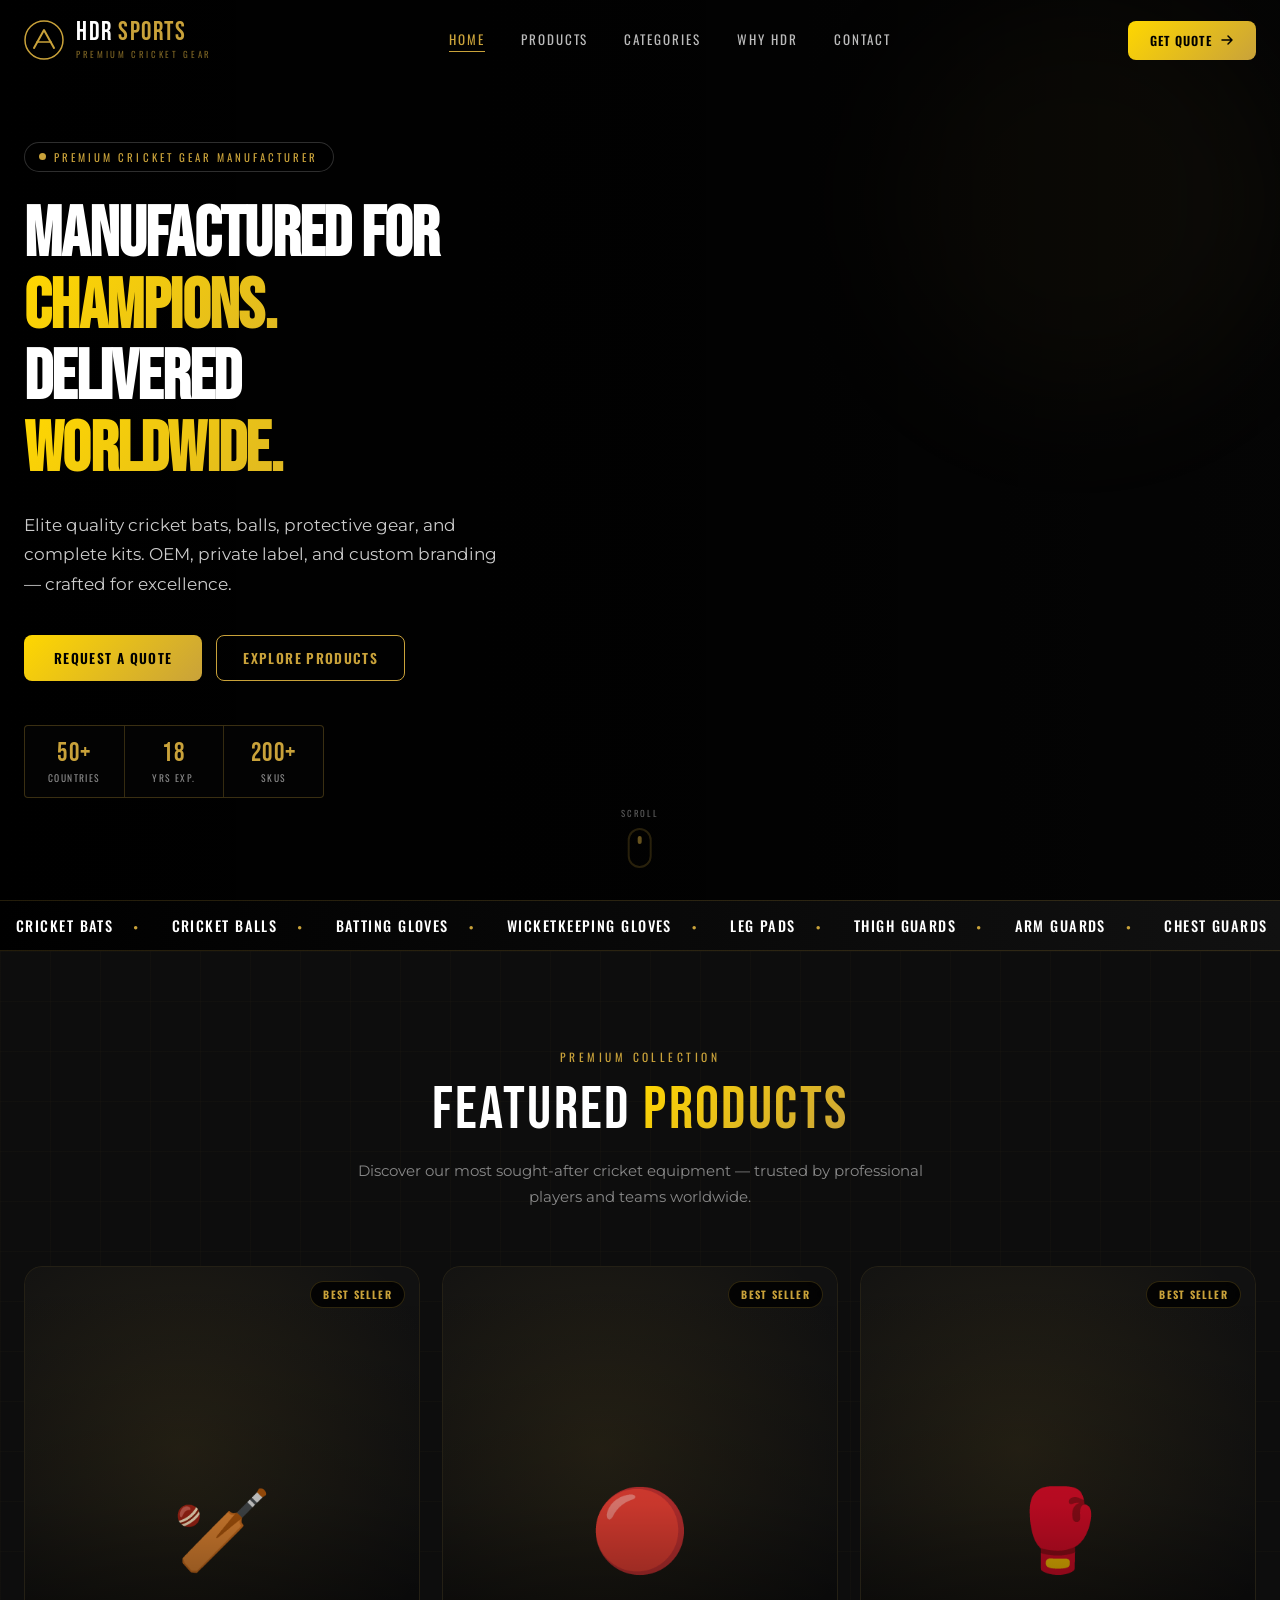
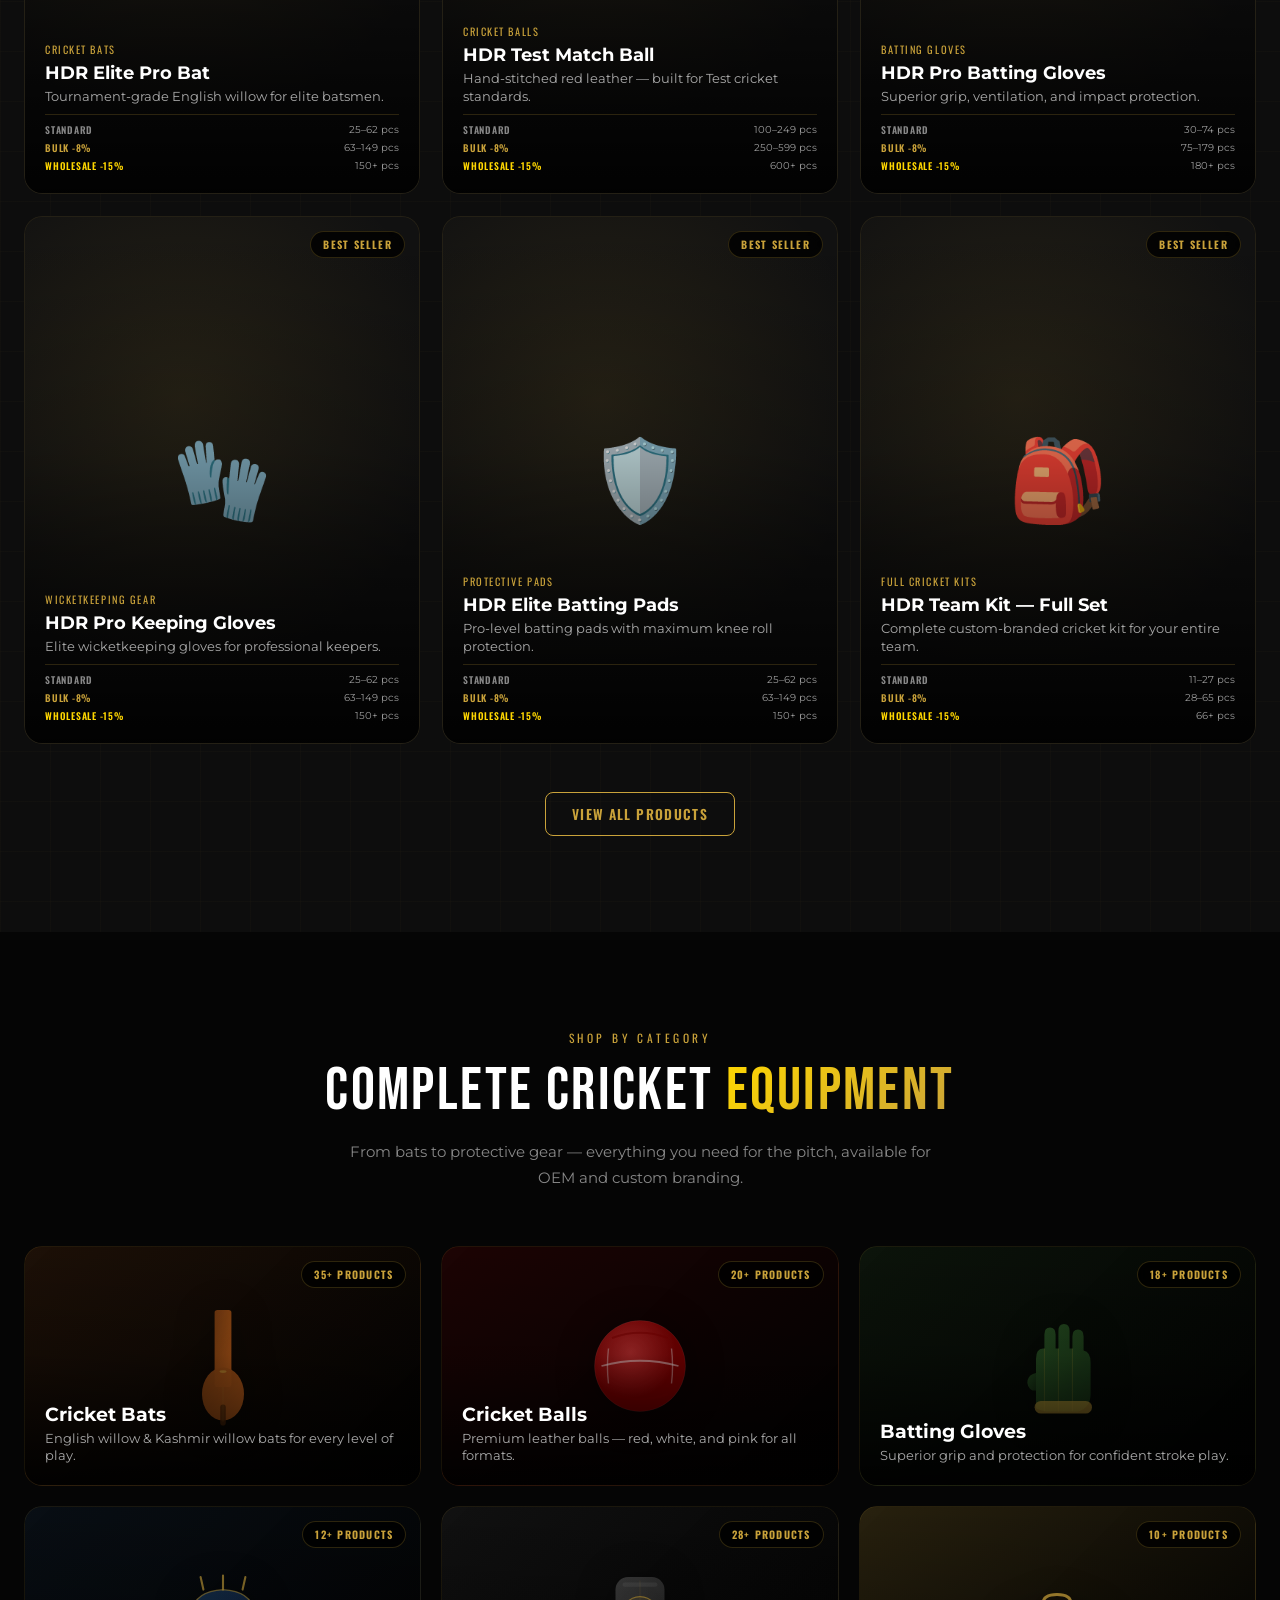
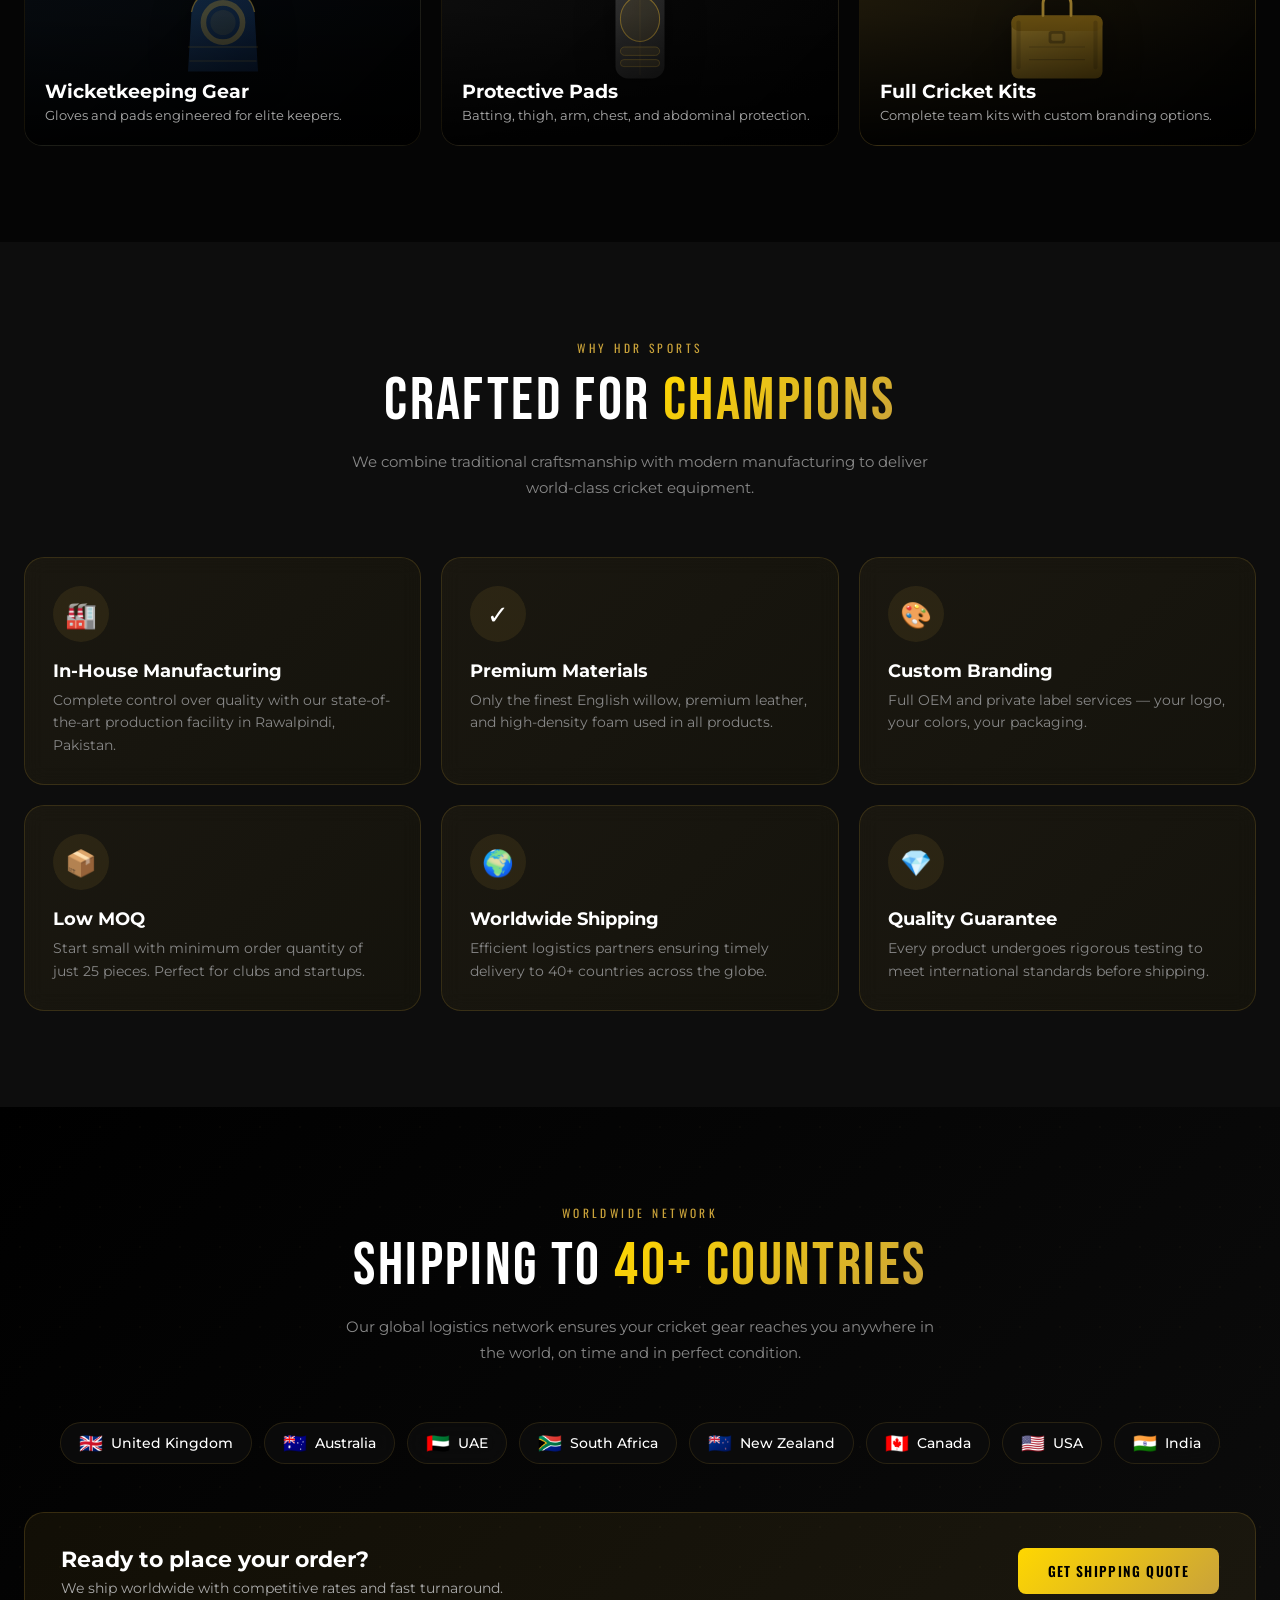
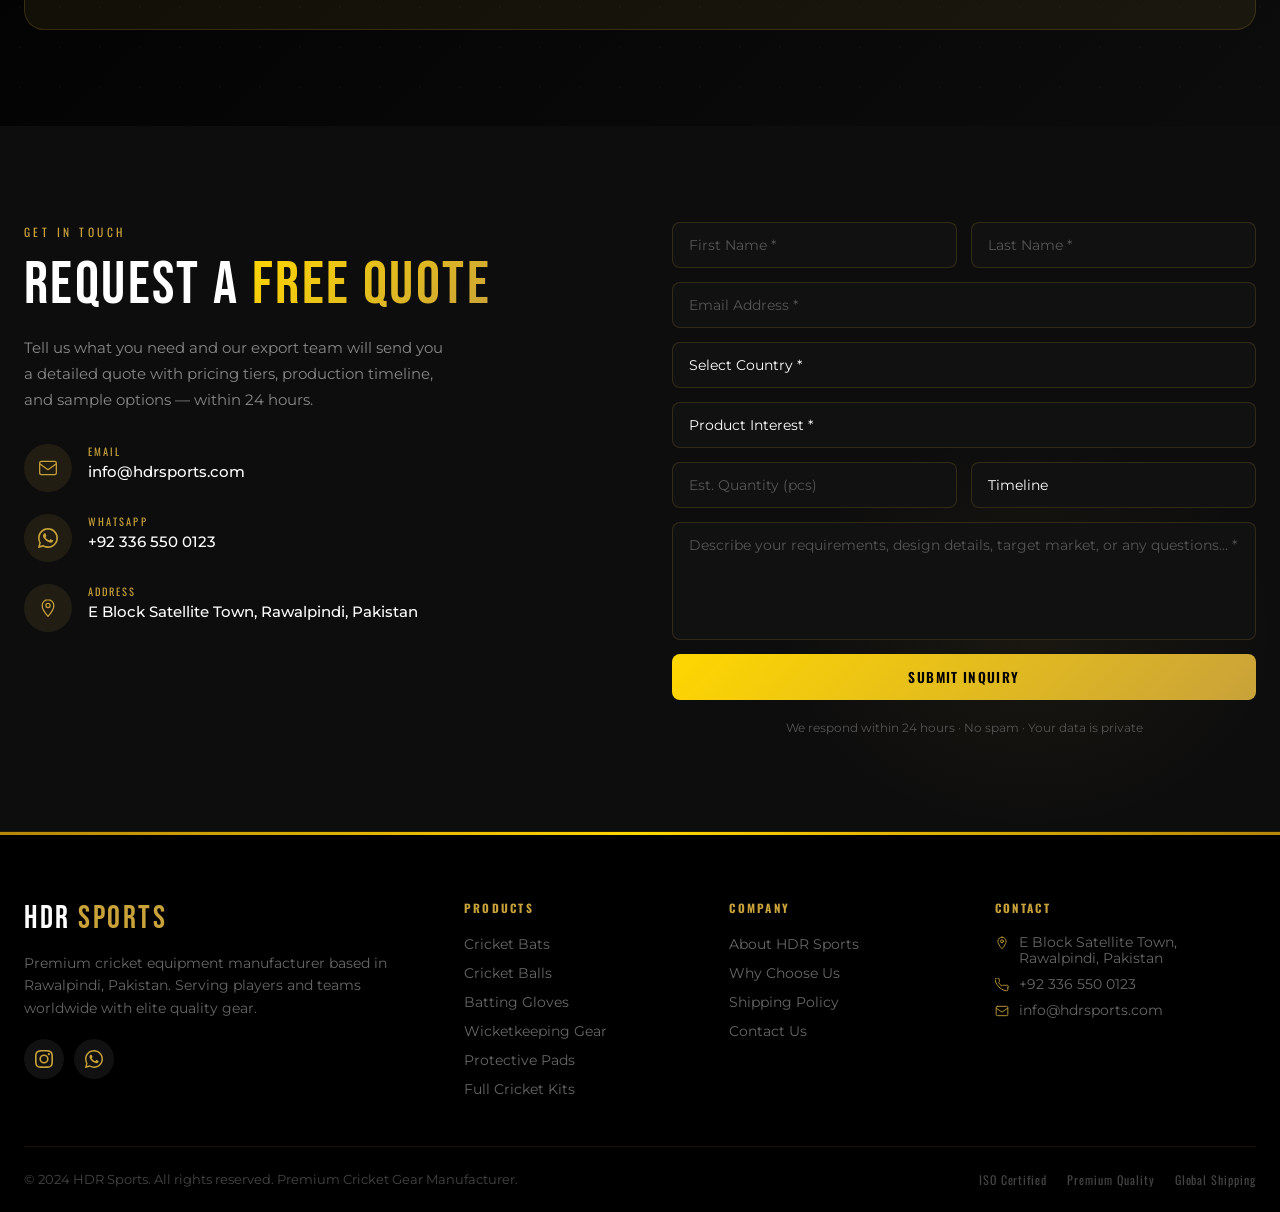
<file: index.html>
<!DOCTYPE html>
<html lang="en">

<head>
  <meta charset="UTF-8" />
  <meta name="viewport" content="width=device-width, initial-scale=1.0" />
  <title>HDR Sports — Premium Cricket Gear Manufacturer</title>
  <link rel="preconnect" href="https://fonts.googleapis.com" />
  <link rel="preconnect" href="https://fonts.gstatic.com" crossorigin />
  <link
    href="https://fonts.googleapis.com/css2?family=Bebas+Neue&family=Oswald:wght@400;500;600;700&family=Montserrat:wght@400;500;600;700&display=swap"
    rel="stylesheet" />
  <link rel="stylesheet" href="styles.css" />
</head>

<body>

  <!-- NAVBAR -->
  <header class="navbar" id="navbar">
    <div class="nav-inner">
      <a href="index.html" class="nav-logo">
        <div class="logo-icon">
          <svg width="40" height="40" viewBox="0 0 40 40" fill="none">
            <circle cx="20" cy="20" r="19" stroke="#C9A23A" stroke-width="1.5" />
            <path d="M10 28L20 10L30 28" stroke="#C9A23A" stroke-width="2" stroke-linecap="round"
              stroke-linejoin="round" />
            <path d="M13 22H27" stroke="#C9A23A" stroke-width="1.5" stroke-linecap="round" />
          </svg>
        </div>
        <div class="logo-text">
          <div class="logo-name"><span class="white">HDR</span> <span class="gold">SPORTS</span></div>
          <div class="logo-sub">PREMIUM CRICKET GEAR</div>
        </div>
      </a>

      <nav class="nav-links">
        <a href="index.html" class="nav-link active">Home</a>
        <a href="products.html" class="nav-link">Products</a>
        <a href="index.html#categories" class="nav-link">Categories</a>
        <a href="index.html#why-us" class="nav-link">Why HDR</a>
        <a href="index.html#contact" class="nav-link">Contact</a>
      </nav>

      <a href="index.html#contact" class="btn-gold nav-cta">
        Get Quote
        <svg width="14" height="14" viewBox="0 0 14 14" fill="none">
          <path d="M2 7h10M8 3l4 4-4 4" stroke="currentColor" stroke-width="1.5" stroke-linecap="round"
            stroke-linejoin="round" />
        </svg>
      </a>

      <button class="hamburger" id="hamburger" aria-label="Menu">
        <span></span><span></span><span></span>
      </button>
    </div>
  </header>

  <!-- MOBILE MENU -->
  <div class="mobile-menu" id="mobile-menu">
    <a href="index.html" onclick="closeMobile()">Home</a>
    <a href="products.html" onclick="closeMobile()">Products</a>
    <a href="index.html#categories" onclick="closeMobile()">Categories</a>
    <a href="index.html#why-us" onclick="closeMobile()">Why HDR</a>
    <a href="index.html#contact" onclick="closeMobile()">Contact</a>
    <a href="index.html#contact" class="btn-gold" onclick="closeMobile()">Get a Quote</a>
  </div>

  <!-- HERO -->
  <section class="hero">
    <div class="hero-bg"></div>
    <div class="hero-overlay"></div>
    <div class="hero-content">
      <div class="hero-left reveal">
        <div class="hero-tag">
          <span class="dot"></span>
          <span>Premium Cricket Gear Manufacturer</span>
        </div>
        <h1 class="hero-headline">
          <span class="white-line">Manufactured for</span>
          <span class="gold-line">Champions.</span>
          <span class="white-line">Delivered</span>
          <span class="gold-line">Worldwide.</span>
        </h1>
        <p class="hero-desc">
          Elite quality cricket bats, balls, protective gear, and complete kits.
          OEM, private label, and custom branding — crafted for excellence.
        </p>
        <div class="hero-ctas">
          <a href="#contact" class="btn-gold">Request a Quote</a>
          <a href="products.html" class="btn-outline-gold">Explore Products</a>
        </div>
        <div class="hero-stats">
          <div class="stat-item">
            <div class="stat-val">50+</div>
            <div class="stat-label">Countries</div>
          </div>
          <div class="stat-divider"></div>
          <div class="stat-item">
            <div class="stat-val">18</div>
            <div class="stat-label">Yrs Exp.</div>
          </div>
          <div class="stat-divider"></div>
          <div class="stat-item">
            <div class="stat-val">200+</div>
            <div class="stat-label">SKUs</div>
          </div>
        </div>
      </div>
    </div>
    <div class="scroll-indicator">
      <span class="scroll-text">Scroll</span>
      <div class="scroll-wheel">
        <div class="scroll-dot"></div>
      </div>
    </div>
  </section>

  <!-- MARQUEE -->
  <div class="marquee-strip">
    <div class="marquee-track">
      <span class="marquee-item">Cricket Bats <span class="dot-gold">●</span></span>
      <span class="marquee-item">Cricket Balls <span class="dot-gold">●</span></span>
      <span class="marquee-item">Batting Gloves <span class="dot-gold">●</span></span>
      <span class="marquee-item">Wicketkeeping Gloves <span class="dot-gold">●</span></span>
      <span class="marquee-item">Leg Pads <span class="dot-gold">●</span></span>
      <span class="marquee-item">Thigh Guards <span class="dot-gold">●</span></span>
      <span class="marquee-item">Arm Guards <span class="dot-gold">●</span></span>
      <span class="marquee-item">Chest Guards <span class="dot-gold">●</span></span>
      <span class="marquee-item">Helmets <span class="dot-gold">●</span></span>
      <span class="marquee-item">Full Kits <span class="dot-gold">●</span></span>
      <span class="marquee-item">Custom Branding <span class="dot-gold">●</span></span>
      <span class="marquee-item">OEM Available <span class="dot-gold">●</span></span>
      <span class="marquee-item">Worldwide Shipping <span class="dot-gold">●</span></span>
      <span class="marquee-item">Premium Quality <span class="dot-gold">●</span></span>
      <!-- duplicate for seamless loop -->
      <span class="marquee-item">Cricket Bats <span class="dot-gold">●</span></span>
      <span class="marquee-item">Cricket Balls <span class="dot-gold">●</span></span>
      <span class="marquee-item">Batting Gloves <span class="dot-gold">●</span></span>
      <span class="marquee-item">Wicketkeeping Gloves <span class="dot-gold">●</span></span>
      <span class="marquee-item">Leg Pads <span class="dot-gold">●</span></span>
      <span class="marquee-item">Thigh Guards <span class="dot-gold">●</span></span>
      <span class="marquee-item">Arm Guards <span class="dot-gold">●</span></span>
      <span class="marquee-item">Chest Guards <span class="dot-gold">●</span></span>
      <span class="marquee-item">Helmets <span class="dot-gold">●</span></span>
      <span class="marquee-item">Full Kits <span class="dot-gold">●</span></span>
      <span class="marquee-item">Custom Branding <span class="dot-gold">●</span></span>
      <span class="marquee-item">OEM Available <span class="dot-gold">●</span></span>
      <span class="marquee-item">Worldwide Shipping <span class="dot-gold">●</span></span>
      <span class="marquee-item">Premium Quality <span class="dot-gold">●</span></span>
    </div>
  </div>

  <!-- FEATURED PRODUCTS -->
  <section id="products" class="section bg-black grid-pattern">
    <div class="container">
      <div class="section-header reveal">
        <span class="section-tag">Premium Collection</span>
        <h2 class="section-title">Featured <span>Products</span></h2>
        <p class="section-desc">Discover our most sought-after cricket equipment — trusted by professional players and
          teams worldwide.</p>
      </div>
      <div class="products-grid" id="featured-products-grid">
        <!-- Injected by JS -->
      </div>
      <div class="text-center mt-12 reveal">
        <a href="products.html" class="btn-outline-gold">View All Products</a>
      </div>
    </div>
  </section>

  <!-- CATEGORIES -->
  <section id="categories" class="section bg-deep">
    <div class="container">
      <div class="section-header reveal">
        <span class="section-tag">Shop by Category</span>
        <h2 class="section-title">Complete Cricket <span>Equipment</span></h2>
        <p class="section-desc">From bats to protective gear — everything you need for the pitch, available for OEM and
          custom branding.</p>
      </div>
      <div class="categories-grid" id="categories-grid">
        <!-- Injected by JS -->
      </div>
    </div>
  </section>

  <!-- WHY US -->
  <section id="why-us" class="section bg-black overflow-hidden">
    <div class="why-glow"></div>
    <div class="container rel">
      <div class="section-header reveal">
        <span class="section-tag">Why HDR Sports</span>
        <h2 class="section-title">Crafted for <span>Champions</span></h2>
        <p class="section-desc">We combine traditional craftsmanship with modern manufacturing to deliver world-class
          cricket equipment.</p>
      </div>
      <div class="features-grid">
        <div class="feature-card glass-gold reveal">
          <div class="feature-icon">🏭</div>
          <h3>In-House Manufacturing</h3>
          <p>Complete control over quality with our state-of-the-art production facility in Rawalpindi, Pakistan.</p>
        </div>
        <div class="feature-card glass-gold reveal">
          <div class="feature-icon">✓</div>
          <h3>Premium Materials</h3>
          <p>Only the finest English willow, premium leather, and high-density foam used in all products.</p>
        </div>
        <div class="feature-card glass-gold reveal">
          <div class="feature-icon">🎨</div>
          <h3>Custom Branding</h3>
          <p>Full OEM and private label services — your logo, your colors, your packaging.</p>
        </div>
        <div class="feature-card glass-gold reveal">
          <div class="feature-icon">📦</div>
          <h3>Low MOQ</h3>
          <p>Start small with minimum order quantity of just 25 pieces. Perfect for clubs and startups.</p>
        </div>
        <div class="feature-card glass-gold reveal">
          <div class="feature-icon">🌍</div>
          <h3>Worldwide Shipping</h3>
          <p>Efficient logistics partners ensuring timely delivery to 40+ countries across the globe.</p>
        </div>
        <div class="feature-card glass-gold reveal">
          <div class="feature-icon">💎</div>
          <h3>Quality Guarantee</h3>
          <p>Every product undergoes rigorous testing to meet international standards before shipping.</p>
        </div>
      </div>
    </div>
  </section>

  <!-- GLOBAL SHIPPING -->
  <section class="section shipping-section">
    <div class="shipping-bg"></div>
    <div class="container rel">
      <div class="section-header reveal">
        <span class="section-tag">Worldwide Network</span>
        <h2 class="section-title">Shipping to <span>40+ Countries</span></h2>
        <p class="section-desc">Our global logistics network ensures your cricket gear reaches you anywhere in the
          world, on time and in perfect condition.</p>
      </div>
      <div class="countries-grid reveal">
        <div class="country-pill"><span>🇬🇧</span> United Kingdom</div>
        <div class="country-pill"><span>🇦🇺</span> Australia</div>
        <div class="country-pill"><span>🇦🇪</span> UAE</div>
        <div class="country-pill"><span>🇿🇦</span> South Africa</div>
        <div class="country-pill"><span>🇳🇿</span> New Zealand</div>
        <div class="country-pill"><span>🇨🇦</span> Canada</div>
        <div class="country-pill"><span>🇺🇸</span> USA</div>
        <div class="country-pill"><span>🇮🇳</span> India</div>
      </div>
      <div class="shipping-cta reveal">
        <div class="shipping-cta-left">
          <h3>Ready to place your order?</h3>
          <p>We ship worldwide with competitive rates and fast turnaround.</p>
        </div>
        <a href="#contact" class="btn-gold">Get Shipping Quote</a>
      </div>
    </div>
  </section>

  <!-- CONTACT -->
  <section id="contact" class="section bg-black contact-section">
    <div class="contact-glow"></div>
    <div class="container rel">
      <div class="contact-grid">
        <!-- Left -->
        <div class="contact-info reveal">
          <span class="section-tag">Get in Touch</span>
          <h2 class="section-title">Request a <span>Free Quote</span></h2>
          <p class="contact-desc">Tell us what you need and our export team will send you a detailed quote with pricing
            tiers, production timeline, and sample options — within 24 hours.</p>
          <div class="contact-items">
            <div class="contact-item">
              <div class="contact-icon">
                <svg width="20" height="20" viewBox="0 0 24 24" fill="none" stroke="currentColor" stroke-width="1.5"
                  stroke-linecap="round" stroke-linejoin="round">
                  <rect x="2" y="4" width="20" height="16" rx="2" />
                  <path d="M2 7l10 7 10-7" />
                </svg>
              </div>
              <div>
                <div class="contact-label">Email</div>
                <a href="mailto:info@hdrsports.com">info@hdrsports.com</a>
              </div>
            </div>
            <div class="contact-item">
              <div class="contact-icon">
                <svg width="20" height="20" viewBox="0 0 24 24" fill="currentColor">
                  <path
                    d="M17.472 14.382c-.297-.149-1.758-.867-2.03-.967-.273-.099-.471-.148-.67.15-.197.297-.767.966-.94 1.164-.173.199-.347.223-.644.075-.297-.15-1.255-.463-2.39-1.475-.883-.788-1.48-1.761-1.653-2.059-.173-.297-.018-.458.13-.606.134-.133.298-.347.446-.52.149-.174.198-.298.298-.497.099-.198.05-.371-.025-.52-.075-.149-.669-1.612-.916-2.207-.242-.579-.487-.5-.669-.51-.173-.008-.371-.01-.57-.01-.198 0-.52.074-.792.372-.272.297-1.04 1.016-1.04 2.479 0 1.462 1.065 2.875 1.213 3.074.149.198 2.096 3.2 5.077 4.487.709.306 1.262.489 1.694.625.712.227 1.36.195 1.871.118.571-.085 1.758-.719 2.006-1.413.248-.694.248-1.289.173-1.413-.074-.124-.272-.198-.57-.347zM12 0C5.373 0 0 5.373 0 12c0 2.123.553 4.116 1.524 5.847L.057 23.382a.5.5 0 00.561.607l5.735-1.503A11.93 11.93 0 0012 24c6.627 0 12-5.373 12-12S18.627 0 12 0zm0 22c-1.929 0-3.73-.504-5.29-1.385l-.378-.222-3.927 1.03 1.049-3.832-.245-.393A9.96 9.96 0 012 12C2 6.477 6.477 2 12 2s10 4.477 10 10-4.477 10-10 10z" />
                </svg>
              </div>
              <div>
                <div class="contact-label">WhatsApp</div>
                <a href="https://wa.me/923365500123" target="_blank">+92 336 550 0123</a>
              </div>
            </div>
            <div class="contact-item">
              <div class="contact-icon">
                <svg width="20" height="20" viewBox="0 0 24 24" fill="none" stroke="currentColor" stroke-width="1.5"
                  stroke-linecap="round" stroke-linejoin="round">
                  <path d="M12 2C8.13 2 5 5.13 5 9c0 5.25 7 13 7 13s7-7.75 7-13c0-3.87-3.13-7-7-7z" />
                  <circle cx="12" cy="9" r="2.5" />
                </svg>
              </div>
              <div>
                <div class="contact-label">Address</div>
                <span>E Block Satellite Town, Rawalpindi, Pakistan</span>
              </div>
            </div>
          </div>
        </div>

        <!-- Right: Form -->
        <div class="contact-form-wrap reveal" id="contact-form-wrap">
          <form class="contact-form" id="contact-form" onsubmit="handleContactSubmit(event)">
            <div class="form-row">
              <input type="text" name="firstName" placeholder="First Name *" required class="form-input" />
              <input type="text" name="lastName" placeholder="Last Name *" required class="form-input" />
            </div>
            <input type="email" name="email" placeholder="Email Address *" required class="form-input w-full" />
            <select name="country" required class="form-input w-full">
              <option value="">Select Country *</option>
              <option>United States</option>
              <option>United Kingdom</option>
              <option>Germany</option>
              <option>France</option>
              <option>Australia</option>
              <option>Canada</option>
              <option>UAE</option>
              <option>Saudi Arabia</option>
              <option>Netherlands</option>
              <option>Spain</option>
              <option>Italy</option>
              <option>Japan</option>
              <option>South Korea</option>
              <option>India</option>
              <option>Brazil</option>
              <option>Mexico</option>
              <option>South Africa</option>
              <option>Pakistan</option>
              <option>Other</option>
            </select>
            <select name="product" required class="form-input w-full">
              <option value="">Product Interest *</option>
              <option>Cricket Bats</option>
              <option>Cricket Balls</option>
              <option>Batting Gear</option>
              <option>Wicketkeeping Gear</option>
              <option>Protective Pads</option>
              <option>Full Cricket Kits</option>
              <option>Custom Team Kits</option>
              <option>Multiple Products</option>
            </select>
            <div class="form-row">
              <input type="text" name="quantity" placeholder="Est. Quantity (pcs)" class="form-input" />
              <select name="timeline" class="form-input">
                <option value="">Timeline</option>
                <option>ASAP (Rush order)</option>
                <option>1–2 months</option>
                <option>2–3 months</option>
                <option>3–6 months</option>
                <option>Just exploring</option>
              </select>
            </div>
            <textarea name="message"
              placeholder="Describe your requirements, design details, target market, or any questions... *" rows="5"
              required class="form-input w-full" style="resize:none"></textarea>
            <button type="submit" class="btn-gold w-full">Submit Inquiry</button>
            <p class="form-note">We respond within 24 hours · No spam · Your data is private</p>
          </form>
          <div class="form-success" id="form-success" style="display:none">
            <div class="success-icon">
              <svg width="28" height="28" viewBox="0 0 24 24" fill="none">
                <path d="M20 6L9 17l-5-5" stroke="#000" stroke-width="2.5" stroke-linecap="round"
                  stroke-linejoin="round" />
              </svg>
            </div>
            <h3>Inquiry Received!</h3>
            <p>Our team will get back to you within 24 hours with a detailed quote.</p>
            <button class="btn-outline-gold" onclick="resetForm()">Submit Another</button>
          </div>
        </div>
      </div>
    </div>
  </section>

  <!-- FOOTER -->
  <footer class="footer">
    <div class="footer-top-bar"></div>
    <div class="container">
      <div class="footer-grid">
        <div class="footer-brand">
          <div class="footer-logo"><span class="white">HDR</span> <span class="gold">SPORTS</span></div>
          <p>Premium cricket equipment manufacturer based in Rawalpindi, Pakistan. Serving players and teams worldwide
            with elite quality gear.</p>
          <div class="footer-socials">
            <a href="https://instagram.com/hdr.sports" target="_blank" aria-label="Instagram" class="social-btn">
              <svg width="18" height="18" viewBox="0 0 24 24" fill="currentColor">
                <path
                  d="M12 2.163c3.204 0 3.584.012 4.85.07 3.252.148 4.771 1.691 4.919 4.919.058 1.265.069 1.645.069 4.849 0 3.205-.012 3.584-.069 4.849-.149 3.225-1.664 4.771-4.919 4.919-1.266.058-1.644.07-4.85.07-3.204 0-3.584-.012-4.849-.07-3.26-.149-4.771-1.699-4.919-4.92-.058-1.265-.07-1.644-.07-4.849 0-3.204.013-3.583.07-4.849.149-3.227 1.664-4.771 4.919-4.919 1.266-.057 1.645-.069 4.849-.069zM12 0C8.741 0 8.333.014 7.053.072 2.695.272.273 2.69.073 7.052.014 8.333 0 8.741 0 12c0 3.259.014 3.668.072 4.948.2 4.358 2.618 6.78 6.98 6.98C8.333 23.986 8.741 24 12 24c3.259 0 3.668-.014 4.948-.072 4.354-.2 6.782-2.618 6.979-6.98.059-1.28.073-1.689.073-4.948 0-3.259-.014-3.667-.072-4.947-.196-4.354-2.617-6.78-6.979-6.98C15.668.014 15.259 0 12 0zm0 5.838a6.162 6.162 0 100 12.324 6.162 6.162 0 000-12.324zM12 16a4 4 0 110-8 4 4 0 010 8zm6.406-11.845a1.44 1.44 0 100 2.881 1.44 1.44 0 000-2.881z" />
              </svg>
            </a>
            <a href="https://wa.me/923365500123" target="_blank" aria-label="WhatsApp" class="social-btn">
              <svg width="18" height="18" viewBox="0 0 24 24" fill="currentColor">
                <path
                  d="M17.472 14.382c-.297-.149-1.758-.867-2.03-.967-.273-.099-.471-.148-.67.15-.197.297-.767.966-.94 1.164-.173.199-.347.223-.644.075-.297-.15-1.255-.463-2.39-1.475-.883-.788-1.48-1.761-1.653-2.059-.173-.297-.018-.458.13-.606.134-.133.298-.347.446-.52.149-.174.198-.298.298-.497.099-.198.05-.371-.025-.52-.075-.149-.669-1.612-.916-2.207-.242-.579-.487-.5-.669-.51-.173-.008-.371-.01-.57-.01-.198 0-.52.074-.792.372-.272.297-1.04 1.016-1.04 2.479 0 1.462 1.065 2.875 1.213 3.074.149.198 2.096 3.2 5.077 4.487.709.306 1.262.489 1.694.625.712.227 1.36.195 1.871.118.571-.085 1.758-.719 2.006-1.413.248-.694.248-1.289.173-1.413-.074-.124-.272-.198-.57-.347zM12 0C5.373 0 0 5.373 0 12c0 2.123.553 4.116 1.524 5.847L.057 23.382a.5.5 0 00.561.607l5.735-1.503A11.93 11.93 0 0012 24c6.627 0 12-5.373 12-12S18.627 0 12 0zm0 22c-1.929 0-3.73-.504-5.29-1.385l-.378-.222-3.927 1.03 1.049-3.832-.245-.393A9.96 9.96 0 012 12C2 6.477 6.477 2 12 2s10 4.477 10 10-4.477 10-10 10z" />
              </svg>
            </a>
          </div>
        </div>
        <div class="footer-col">
          <h4>Products</h4>
          <ul>
            <li><a href="products.html?category=bats">Cricket Bats</a></li>
            <li><a href="products.html?category=balls">Cricket Balls</a></li>
            <li><a href="products.html?category=gloves">Batting Gloves</a></li>
            <li><a href="products.html?category=wicketkeeping">Wicketkeeping Gear</a></li>
            <li><a href="products.html?category=pads">Protective Pads</a></li>
            <li><a href="products.html?category=kits">Full Cricket Kits</a></li>
          </ul>
        </div>
        <div class="footer-col">
          <h4>Company</h4>
          <ul>
            <li><a href="#why-us">About HDR Sports</a></li>
            <li><a href="#why-us">Why Choose Us</a></li>
            <li><a href="#contact">Shipping Policy</a></li>
            <li><a href="#contact">Contact Us</a></li>
          </ul>
        </div>
        <div class="footer-col">
          <h4>Contact</h4>
          <ul class="contact-list">
            <li>
              <svg width="14" height="14" viewBox="0 0 24 24" fill="none" stroke="currentColor" stroke-width="1.5"
                stroke-linecap="round" stroke-linejoin="round">
                <path d="M12 2C8.13 2 5 5.13 5 9c0 5.25 7 13 7 13s7-7.75 7-13c0-3.87-3.13-7-7-7z" />
                <circle cx="12" cy="9" r="2.5" />
              </svg>
              E Block Satellite Town, Rawalpindi, Pakistan
            </li>
            <li>
              <svg width="14" height="14" viewBox="0 0 24 24" fill="none" stroke="currentColor" stroke-width="1.5"
                stroke-linecap="round" stroke-linejoin="round">
                <path
                  d="M22 16.92v3a2 2 0 01-2.18 2 19.79 19.79 0 01-8.63-3.07A19.5 19.5 0 013.07 10.8a19.79 19.79 0 01-3.07-8.68A2 2 0 012 0h3a2 2 0 012 1.72c.127.96.361 1.903.7 2.81a2 2 0 01-.45 2.11L6.09 7.91a16 16 0 006 6l1.27-1.27a2 2 0 012.11-.45c.907.339 1.85.573 2.81.7A2 2 0 0122 16.92z" />
              </svg>
              <a href="tel:+923365500123">+92 336 550 0123</a>
            </li>
            <li>
              <svg width="14" height="14" viewBox="0 0 24 24" fill="none" stroke="currentColor" stroke-width="1.5"
                stroke-linecap="round" stroke-linejoin="round">
                <rect x="2" y="4" width="20" height="16" rx="2" />
                <path d="M2 7l10 7 10-7" />
              </svg>
              <a href="mailto:info@hdrsports.com">info@hdrsports.com</a>
            </li>
          </ul>
        </div>
      </div>
      <div class="footer-bottom">
        <p>© 2024 HDR Sports. All rights reserved. Premium Cricket Gear Manufacturer.</p>
        <div class="footer-badges">
          <span>ISO Certified</span>
          <span>Premium Quality</span>
          <span>Global Shipping</span>
        </div>
      </div>
    </div>
  </footer>

  <script src="data.js"></script>
  <script src="main.js"></script>
</body>

</html>
</file>
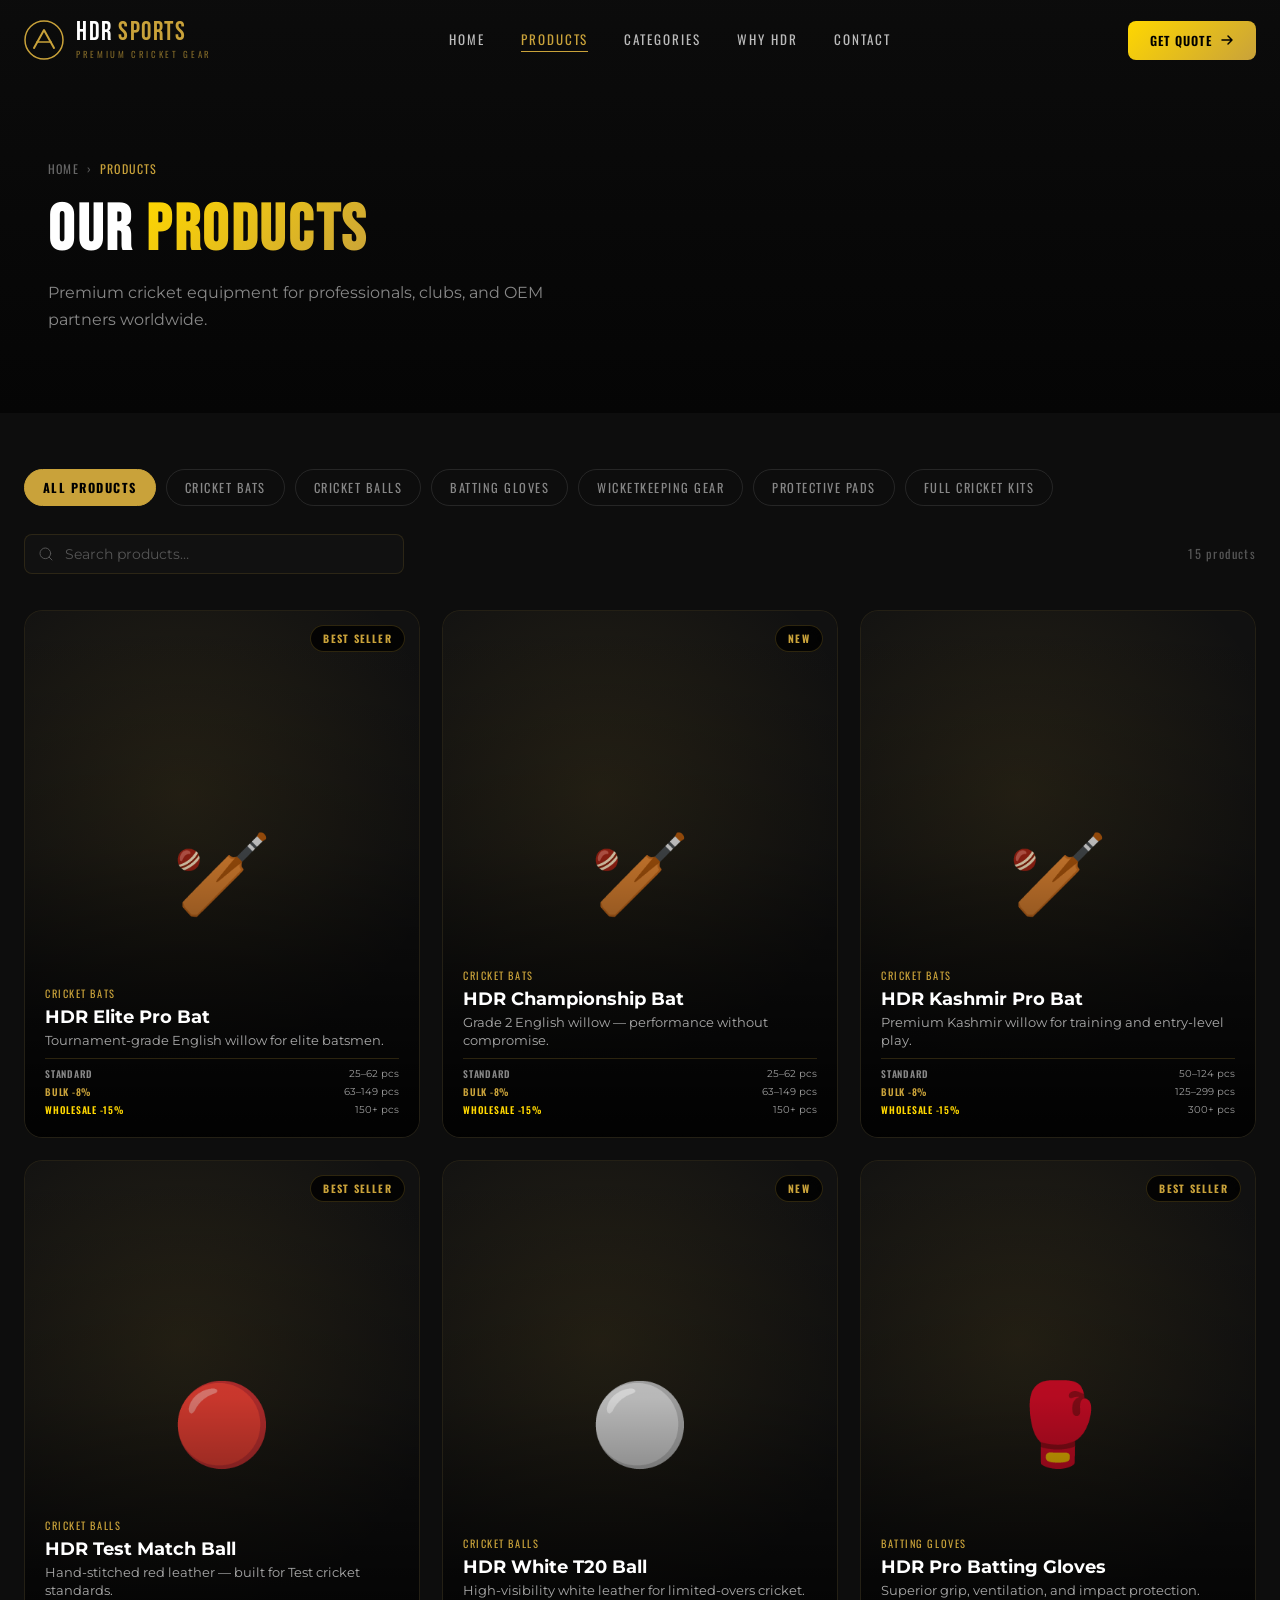
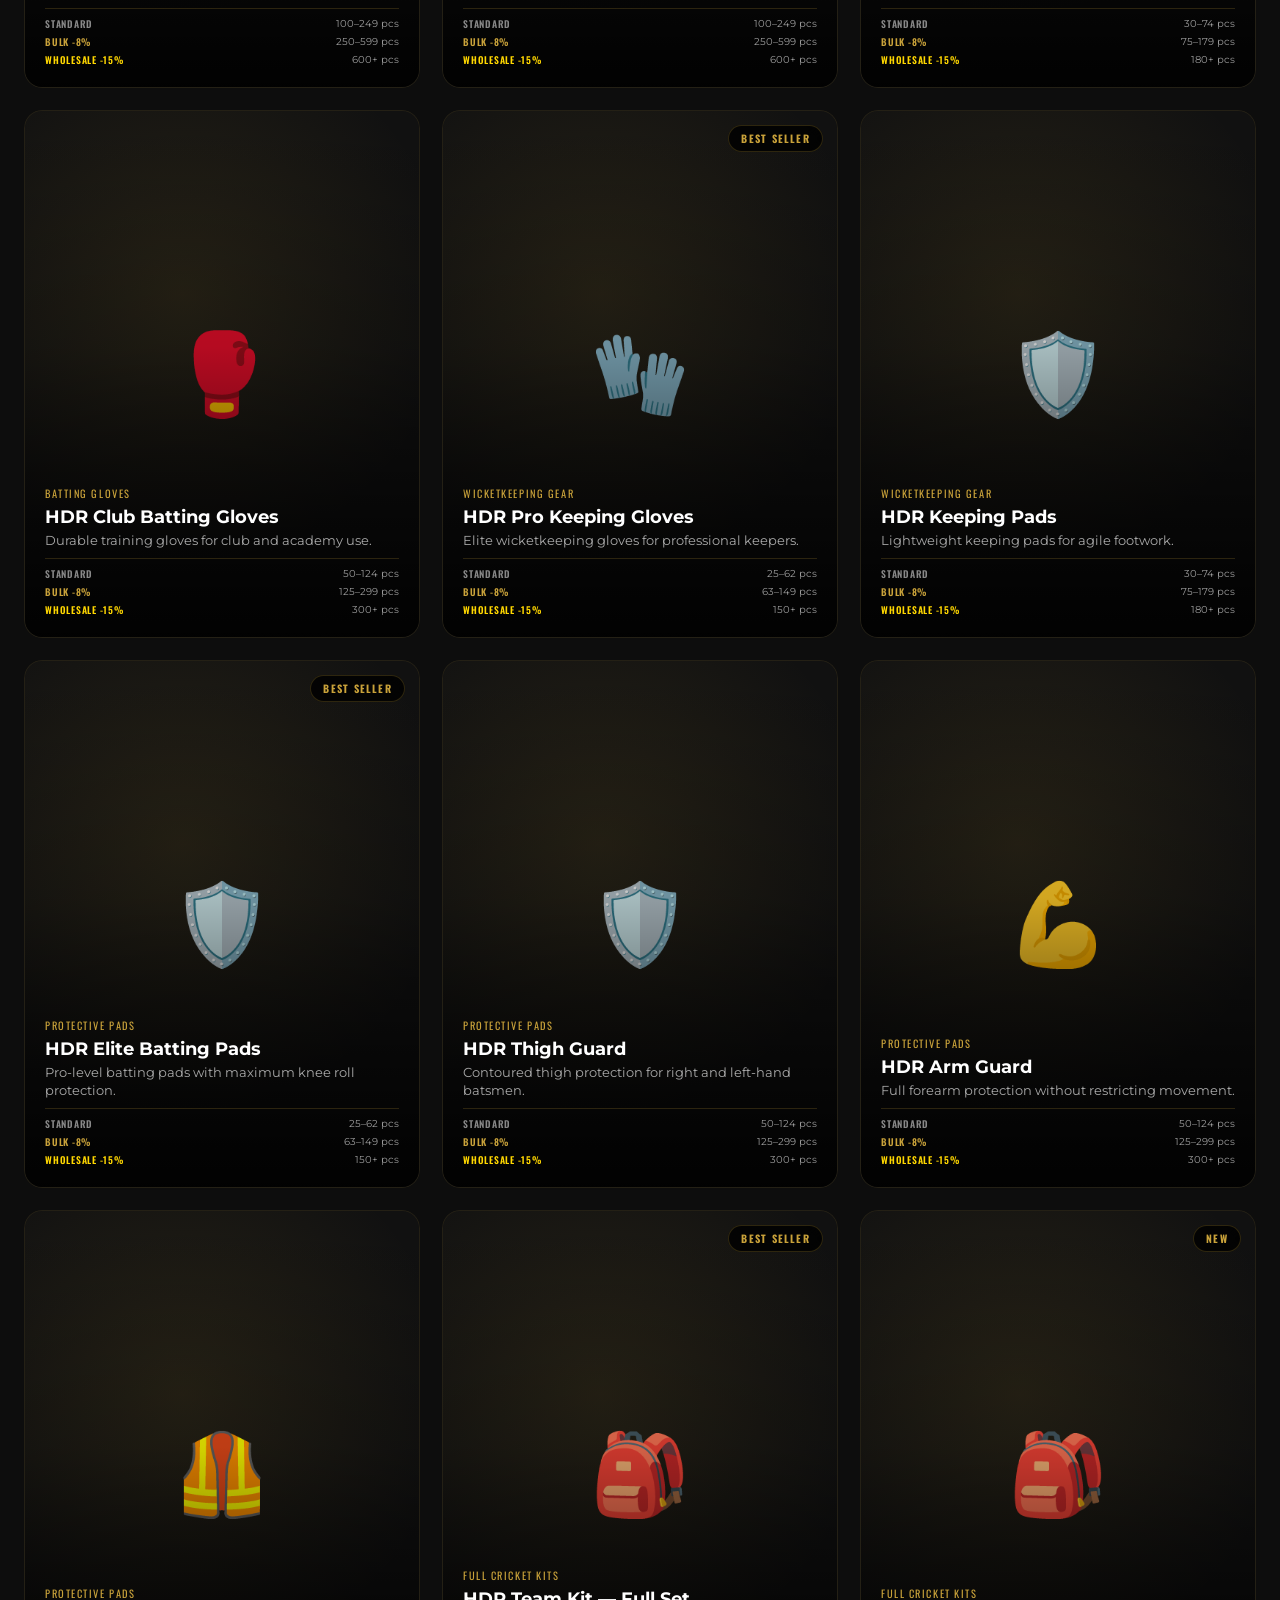
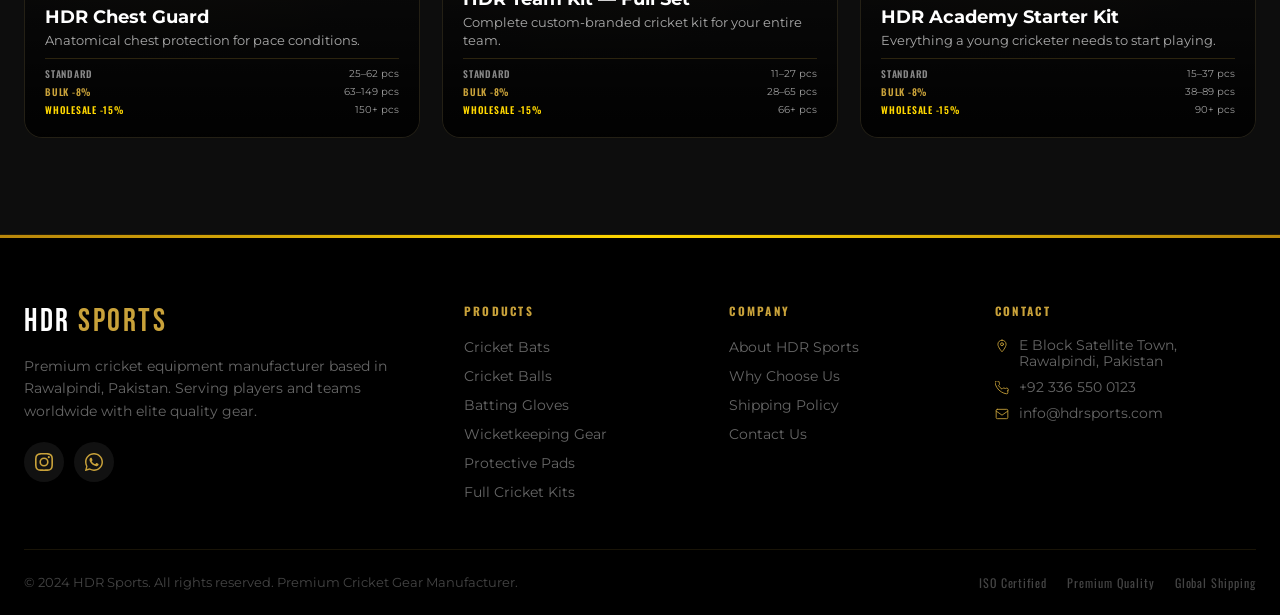
<file: products.html>
<!DOCTYPE html>
<html lang="en">
<head>
  <meta charset="UTF-8" />
  <meta name="viewport" content="width=device-width, initial-scale=1.0" />
  <title>Products — HDR Sports</title>
  <link rel="preconnect" href="https://fonts.googleapis.com" />
  <link rel="preconnect" href="https://fonts.gstatic.com" crossorigin />
  <link href="https://fonts.googleapis.com/css2?family=Bebas+Neue&family=Oswald:wght@400;500;600;700&family=Montserrat:wght@400;500;600;700&display=swap" rel="stylesheet" />
  <link rel="stylesheet" href="styles.css" />
</head>
<body>

<!-- NAVBAR -->
<header class="navbar" id="navbar">
  <div class="nav-inner">
    <a href="index.html" class="nav-logo">
      <div class="logo-icon">
        <svg width="40" height="40" viewBox="0 0 40 40" fill="none">
          <circle cx="20" cy="20" r="19" stroke="#C9A23A" stroke-width="1.5"/>
          <path d="M10 28L20 10L30 28" stroke="#C9A23A" stroke-width="2" stroke-linecap="round" stroke-linejoin="round"/>
          <path d="M13 22H27" stroke="#C9A23A" stroke-width="1.5" stroke-linecap="round"/>
        </svg>
      </div>
      <div class="logo-text">
        <div class="logo-name"><span class="white">HDR</span> <span class="gold">SPORTS</span></div>
        <div class="logo-sub">PREMIUM CRICKET GEAR</div>
      </div>
    </a>
    <nav class="nav-links">
      <a href="index.html" class="nav-link">Home</a>
      <a href="products.html" class="nav-link active">Products</a>
      <a href="index.html#categories" class="nav-link">Categories</a>
      <a href="index.html#why-us" class="nav-link">Why HDR</a>
      <a href="index.html#contact" class="nav-link">Contact</a>
    </nav>
    <a href="index.html#contact" class="btn-gold nav-cta">
      Get Quote
      <svg width="14" height="14" viewBox="0 0 14 14" fill="none"><path d="M2 7h10M8 3l4 4-4 4" stroke="currentColor" stroke-width="1.5" stroke-linecap="round" stroke-linejoin="round"/></svg>
    </a>
    <button class="hamburger" id="hamburger" aria-label="Menu">
      <span></span><span></span><span></span>
    </button>
  </div>
</header>

<!-- MOBILE MENU -->
<div class="mobile-menu" id="mobile-menu">
  <a href="index.html" onclick="closeMobile()">Home</a>
  <a href="products.html" onclick="closeMobile()">Products</a>
  <a href="index.html#categories" onclick="closeMobile()">Categories</a>
  <a href="index.html#why-us" onclick="closeMobile()">Why HDR</a>
  <a href="index.html#contact" onclick="closeMobile()">Contact</a>
  <a href="index.html#contact" class="btn-gold" onclick="closeMobile()">Get a Quote</a>
</div>

<!-- PAGE HEADER -->
<div class="page-hero">
  <div class="page-hero-bg"></div>
  <div class="page-hero-overlay"></div>
  <div class="container rel">
    <div class="breadcrumb">
      <a href="index.html">Home</a>
      <span>›</span>
      <span>Products</span>
    </div>
    <h1 class="page-title">Our <span>Products</span></h1>
    <p class="page-desc">Premium cricket equipment for professionals, clubs, and OEM partners worldwide.</p>
  </div>
</div>

<!-- CATALOG -->
<section class="catalog-section bg-black">
  <div class="container">
    <!-- Filters -->
    <div class="catalog-filters" id="catalog-filters">
      <button class="filter-btn active" data-cat="all">All Products</button>
      <!-- more injected by JS -->
    </div>

    <!-- Search + sort row -->
    <div class="catalog-toolbar">
      <div class="search-wrap">
        <svg width="16" height="16" viewBox="0 0 24 24" fill="none" stroke="currentColor" stroke-width="1.5" stroke-linecap="round" stroke-linejoin="round"><circle cx="11" cy="11" r="8"/><path d="M21 21l-4.35-4.35"/></svg>
        <input type="text" id="search-input" placeholder="Search products…" class="search-input" oninput="filterProducts()" />
      </div>
      <div class="count-label" id="count-label">— products</div>
    </div>

    <!-- Grid -->
    <div class="products-grid" id="catalog-grid"></div>

    <!-- Empty -->
    <div class="empty-state" id="empty-state" style="display:none">
      <div class="empty-icon">🏏</div>
      <h3>No products found</h3>
      <p>Try adjusting your search or filter.</p>
      <button class="btn-outline-gold" onclick="resetFilters()">Reset Filters</button>
    </div>
  </div>
</section>

<!-- FOOTER -->
<footer class="footer">
  <div class="footer-top-bar"></div>
  <div class="container">
    <div class="footer-grid">
      <div class="footer-brand">
        <div class="footer-logo"><span class="white">HDR</span> <span class="gold">SPORTS</span></div>
        <p>Premium cricket equipment manufacturer based in Rawalpindi, Pakistan. Serving players and teams worldwide with elite quality gear.</p>
        <div class="footer-socials">
          <a href="https://instagram.com/hdr.sports" target="_blank" class="social-btn" aria-label="Instagram">
            <svg width="18" height="18" viewBox="0 0 24 24" fill="currentColor"><path d="M12 2.163c3.204 0 3.584.012 4.85.07 3.252.148 4.771 1.691 4.919 4.919.058 1.265.069 1.645.069 4.849 0 3.205-.012 3.584-.069 4.849-.149 3.225-1.664 4.771-4.919 4.919-1.266.058-1.644.07-4.85.07-3.204 0-3.584-.012-4.849-.07-3.26-.149-4.771-1.699-4.919-4.92-.058-1.265-.07-1.644-.07-4.849 0-3.204.013-3.583.07-4.849.149-3.227 1.664-4.771 4.919-4.919 1.266-.057 1.645-.069 4.849-.069zM12 0C8.741 0 8.333.014 7.053.072 2.695.272.273 2.69.073 7.052.014 8.333 0 8.741 0 12c0 3.259.014 3.668.072 4.948.2 4.358 2.618 6.78 6.98 6.98C8.333 23.986 8.741 24 12 24c3.259 0 3.668-.014 4.948-.072 4.354-.2 6.782-2.618 6.979-6.98.059-1.28.073-1.689.073-4.948 0-3.259-.014-3.667-.072-4.947-.196-4.354-2.617-6.78-6.979-6.98C15.668.014 15.259 0 12 0zm0 5.838a6.162 6.162 0 100 12.324 6.162 6.162 0 000-12.324zM12 16a4 4 0 110-8 4 4 0 010 8zm6.406-11.845a1.44 1.44 0 100 2.881 1.44 1.44 0 000-2.881z"/></svg>
          </a>
          <a href="https://wa.me/923365500123" target="_blank" class="social-btn" aria-label="WhatsApp">
            <svg width="18" height="18" viewBox="0 0 24 24" fill="currentColor"><path d="M17.472 14.382c-.297-.149-1.758-.867-2.03-.967-.273-.099-.471-.148-.67.15-.197.297-.767.966-.94 1.164-.173.199-.347.223-.644.075-.297-.15-1.255-.463-2.39-1.475-.883-.788-1.48-1.761-1.653-2.059-.173-.297-.018-.458.13-.606.134-.133.298-.347.446-.52.149-.174.198-.298.298-.497.099-.198.05-.371-.025-.52-.075-.149-.669-1.612-.916-2.207-.242-.579-.487-.5-.669-.51-.173-.008-.371-.01-.57-.01-.198 0-.52.074-.792.372-.272.297-1.04 1.016-1.04 2.479 0 1.462 1.065 2.875 1.213 3.074.149.198 2.096 3.2 5.077 4.487.709.306 1.262.489 1.694.625.712.227 1.36.195 1.871.118.571-.085 1.758-.719 2.006-1.413.248-.694.248-1.289.173-1.413-.074-.124-.272-.198-.57-.347zM12 0C5.373 0 0 5.373 0 12c0 2.123.553 4.116 1.524 5.847L.057 23.382a.5.5 0 00.561.607l5.735-1.503A11.93 11.93 0 0012 24c6.627 0 12-5.373 12-12S18.627 0 12 0zm0 22c-1.929 0-3.73-.504-5.29-1.385l-.378-.222-3.927 1.03 1.049-3.832-.245-.393A9.96 9.96 0 012 12C2 6.477 6.477 2 12 2s10 4.477 10 10-4.477 10-10 10z"/></svg>
          </a>
        </div>
      </div>
      <div class="footer-col">
        <h4>Products</h4>
        <ul>
          <li><a href="products.html?category=bats">Cricket Bats</a></li>
          <li><a href="products.html?category=balls">Cricket Balls</a></li>
          <li><a href="products.html?category=gloves">Batting Gloves</a></li>
          <li><a href="products.html?category=wicketkeeping">Wicketkeeping Gear</a></li>
          <li><a href="products.html?category=pads">Protective Pads</a></li>
          <li><a href="products.html?category=kits">Full Cricket Kits</a></li>
        </ul>
      </div>
      <div class="footer-col">
        <h4>Company</h4>
        <ul>
          <li><a href="index.html#why-us">About HDR Sports</a></li>
          <li><a href="index.html#why-us">Why Choose Us</a></li>
          <li><a href="index.html#contact">Shipping Policy</a></li>
          <li><a href="index.html#contact">Contact Us</a></li>
        </ul>
      </div>
      <div class="footer-col">
        <h4>Contact</h4>
        <ul class="contact-list">
          <li><svg width="14" height="14" viewBox="0 0 24 24" fill="none" stroke="currentColor" stroke-width="1.5" stroke-linecap="round" stroke-linejoin="round"><path d="M12 2C8.13 2 5 5.13 5 9c0 5.25 7 13 7 13s7-7.75 7-13c0-3.87-3.13-7-7-7z"/><circle cx="12" cy="9" r="2.5"/></svg> E Block Satellite Town, Rawalpindi, Pakistan</li>
          <li><svg width="14" height="14" viewBox="0 0 24 24" fill="none" stroke="currentColor" stroke-width="1.5" stroke-linecap="round" stroke-linejoin="round"><path d="M22 16.92v3a2 2 0 01-2.18 2 19.79 19.79 0 01-8.63-3.07A19.5 19.5 0 013.07 10.8a19.79 19.79 0 01-3.07-8.68A2 2 0 012 0h3a2 2 0 012 1.72c.127.96.361 1.903.7 2.81a2 2 0 01-.45 2.11L6.09 7.91a16 16 0 006 6l1.27-1.27a2 2 0 012.11-.45c.907.339 1.85.573 2.81.7A2 2 0 0122 16.92z"/></svg><a href="tel:+923365500123">+92 336 550 0123</a></li>
          <li><svg width="14" height="14" viewBox="0 0 24 24" fill="none" stroke="currentColor" stroke-width="1.5" stroke-linecap="round" stroke-linejoin="round"><rect x="2" y="4" width="20" height="16" rx="2"/><path d="M2 7l10 7 10-7"/></svg><a href="mailto:info@hdrsports.com">info@hdrsports.com</a></li>
        </ul>
      </div>
    </div>
    <div class="footer-bottom">
      <p>© 2024 HDR Sports. All rights reserved. Premium Cricket Gear Manufacturer.</p>
      <div class="footer-badges"><span>ISO Certified</span><span>Premium Quality</span><span>Global Shipping</span></div>
    </div>
  </div>
</footer>

<script src="data.js"></script>
<script src="main.js"></script>
<script>
  // Products page init
  document.addEventListener('DOMContentLoaded', () => {
    const params = new URLSearchParams(window.location.search);
    const cat = params.get('category') || 'all';
    initCatalog(cat);
  });
</script>
</body>
</html>
</file>
<file: styles.css>
/* styles.css — HDR Sports */

/* ─── RESET & VARIABLES ──────────────────────────────────── */
*,
*::before,
*::after {
  box-sizing: border-box;
  margin: 0;
  padding: 0;
}

:root {
  --gold: #C9A23A;
  --gold-light: #FFD700;
  --gold-dark: #B8860B;
  --black: #0D0D0D;
  --black-deep: #050505;
  --black-surface: #111111;
  --gray-muted: #1A1A1A;
  --text-muted: #888888;
  --font-display: 'Bebas Neue', sans-serif;
  --font-ui: 'Oswald', sans-serif;
  --font-body: 'Montserrat', sans-serif;
}

html {
  scroll-behavior: smooth;
}

body {
  background: var(--black-deep);
  color: #fff;
  font-family: var(--font-body);
  overflow-x: hidden;
  -webkit-font-smoothing: antialiased;
}

::-webkit-scrollbar {
  width: 5px;
}

::-webkit-scrollbar-track {
  background: var(--black-surface);
}

::-webkit-scrollbar-thumb {
  background: var(--gold);
  border-radius: 10px;
}

::selection {
  background: var(--gold);
  color: #000;
}

@keyframes spin {
  to {
    transform: rotate(360deg);
  }
}

@keyframes fadeUp {
  from {
    opacity: 0;
    transform: translateY(24px);
  }

  to {
    opacity: 1;
    transform: translateY(0);
  }
}

@keyframes marquee {
  from {
    transform: translateX(0);
  }

  to {
    transform: translateX(-50%);
  }
}

@keyframes bobble {

  0%,
  100% {
    transform: translateY(0);
  }

  50% {
    transform: translateY(10px);
  }
}

@keyframes pulse-dot {

  0%,
  100% {
    opacity: 1;
  }

  50% {
    opacity: 0.4;
  }
}

/* ─── UTILITIES ──────────────────────────────────────────── */
.gold {
  color: var(--gold);
}

.white {
  color: #fff;
}

.container {
  max-width: 1280px;
  margin: 0 auto;
  padding: 0 24px;
}

.rel {
  position: relative;
}

.section {
  padding: 96px 0;
}

.bg-black {
  background: var(--black);
}

.bg-deep {
  background: var(--black-deep);
}

.text-center {
  text-align: center;
}

.mt-12 {
  margin-top: 48px;
}

.overflow-hidden {
  overflow: hidden;
}

.w-full {
  width: 100%;
}

/* Gold gradient text */
.gold-gradient {
  background: linear-gradient(135deg, var(--gold-light) 0%, var(--gold) 50%, var(--gold-dark) 100%);
  -webkit-background-clip: text;
  background-clip: text;
  color: transparent;
}

/* Glass */
.glass {
  background: rgba(13, 13, 13, 0.8);
  backdrop-filter: blur(12px);
  border: 1px solid rgba(201, 162, 58, 0.15);
}

.glass-gold {
  background: linear-gradient(135deg, rgba(201, 162, 58, 0.07), rgba(255, 215, 0, 0.03));
  backdrop-filter: blur(10px);
  border: 1px solid rgba(201, 162, 58, 0.18);
}

/* Grid pattern bg */
.grid-pattern {
  background-image:
    linear-gradient(rgba(201, 162, 58, 0.025) 1px, transparent 1px),
    linear-gradient(90deg, rgba(201, 162, 58, 0.025) 1px, transparent 1px);
  background-size: 50px 50px;
}

/* ─── BUTTONS ────────────────────────────────────────────── */
.btn-gold {
  display: inline-flex;
  align-items: center;
  justify-content: center;
  gap: 8px;
  background: linear-gradient(135deg, var(--gold-light), var(--gold));
  color: #000;
  font-family: var(--font-ui);
  font-weight: 600;
  font-size: 0.85rem;
  letter-spacing: 0.1em;
  text-transform: uppercase;
  padding: 13px 30px;
  border-radius: 8px;
  transition: all 0.3s ease;
  border: none;
  cursor: pointer;
  text-decoration: none;
  white-space: nowrap;
}

.btn-gold:hover {
  transform: translateY(-2px);
  box-shadow: 0 8px 28px rgba(201, 162, 58, 0.4);
  background: linear-gradient(135deg, var(--gold), var(--gold-dark));
}

.btn-outline-gold {
  display: inline-flex;
  align-items: center;
  justify-content: center;
  gap: 8px;
  background: transparent;
  color: var(--gold);
  font-family: var(--font-ui);
  font-weight: 600;
  font-size: 0.85rem;
  letter-spacing: 0.1em;
  text-transform: uppercase;
  padding: 11px 26px;
  border-radius: 8px;
  border: 1.5px solid var(--gold);
  transition: all 0.3s ease;
  cursor: pointer;
  text-decoration: none;
  white-space: nowrap;
}

.btn-outline-gold:hover {
  background: var(--gold);
  color: #000;
  transform: translateY(-2px);
  box-shadow: 0 4px 20px rgba(201, 162, 58, 0.3);
}

/* ─── SECTION HEADERS ────────────────────────────────────── */
.section-header {
  text-align: center;
  margin-bottom: 56px;
}

.section-tag {
  display: inline-block;
  font-family: var(--font-ui);
  font-size: 0.72rem;
  letter-spacing: 0.3em;
  text-transform: uppercase;
  color: var(--gold);
  margin-bottom: 14px;
}

.section-title {
  font-family: var(--font-display);
  font-size: clamp(38px, 5vw, 60px);
  font-weight: 400;
  letter-spacing: 0.04em;
  line-height: 1.05;
  text-transform: uppercase;
  color: #fff;
}

.section-title span {
  background: linear-gradient(135deg, var(--gold-light), var(--gold));
  -webkit-background-clip: text;
  background-clip: text;
  color: transparent;
}

.section-desc {
  color: #888;
  max-width: 600px;
  margin: 16px auto 0;
  font-size: 0.95rem;
  line-height: 1.7;
}

/* ─── REVEAL ANIMATION ───────────────────────────────────── */
.reveal {
  opacity: 0;
  transform: translateY(28px);
  transition: opacity 0.6s ease, transform 0.6s ease;
}

.reveal.visible {
  opacity: 1;
  transform: none;
}

/* ─── NAVBAR ─────────────────────────────────────────────── */
.navbar {
  position: fixed;
  top: 0;
  left: 0;
  right: 0;
  z-index: 100;
  transition: all 0.4s ease;
  padding: 20px 0;
}

.navbar.scrolled {
  background: rgba(5, 5, 5, 0.96);
  backdrop-filter: blur(16px);
  border-bottom: 1px solid rgba(201, 162, 58, 0.18);
  padding: 12px 0;
  box-shadow: 0 2px 24px rgba(0, 0, 0, 0.5);
}

.nav-inner {
  max-width: 1280px;
  margin: 0 auto;
  padding: 0 24px;
  display: flex;
  align-items: center;
  justify-content: space-between;
  gap: 20px;
}

.nav-logo {
  display: flex;
  align-items: center;
  gap: 12px;
  text-decoration: none;
}

.logo-icon svg {
  display: block;
}

.logo-name {
  font-family: var(--font-display);
  font-size: 1.6rem;
  letter-spacing: 0.06em;
  line-height: 1;
}

.logo-sub {
  font-family: var(--font-ui);
  font-size: 0.55rem;
  letter-spacing: 0.3em;
  color: rgba(201, 162, 58, 0.6);
  text-transform: uppercase;
  margin-top: 2px;
}

.nav-links {
  display: flex;
  align-items: center;
  gap: 36px;
}

.nav-link {
  font-family: var(--font-ui);
  font-size: 0.82rem;
  letter-spacing: 0.15em;
  text-transform: uppercase;
  color: #bbb;
  text-decoration: none;
  transition: color 0.25s ease;
  padding-bottom: 2px;
  border-bottom: 1.5px solid transparent;
}

.nav-link:hover,
.nav-link.active {
  color: var(--gold);
  border-bottom-color: var(--gold);
}

.nav-cta {
  font-size: 0.78rem;
  padding: 10px 22px;
}

/* Hamburger */
.hamburger {
  display: none;
  flex-direction: column;
  gap: 5px;
  background: none;
  border: none;
  cursor: pointer;
  padding: 4px;
  z-index: 110;
}

.hamburger span {
  display: block;
  width: 24px;
  height: 2px;
  background: #fff;
  border-radius: 2px;
  transition: all 0.3s ease;
  transform-origin: center;
}

.hamburger.open span:nth-child(1) {
  transform: rotate(45deg) translate(5px, 5px);
}

.hamburger.open span:nth-child(2) {
  opacity: 0;
}

.hamburger.open span:nth-child(3) {
  transform: rotate(-45deg) translate(5px, -5px);
}

/* Mobile Menu */
.mobile-menu {
  position: fixed;
  inset: 0;
  z-index: 90;
  background: #000;
  display: flex;
  flex-direction: column;
  align-items: center;
  justify-content: center;
  gap: 32px;
  clip-path: circle(0% at 95% 4%);
  transition: clip-path 0.55s cubic-bezier(0.22, 1, 0.36, 1);
  pointer-events: none;
}

.mobile-menu.open {
  clip-path: circle(150% at 95% 4%);
  pointer-events: all;
}

.mobile-menu a {
  font-family: var(--font-display);
  font-size: 2.8rem;
  color: #fff;
  text-decoration: none;
  letter-spacing: 0.05em;
  text-transform: uppercase;
  transition: color 0.2s;
}

.mobile-menu a:hover {
  color: var(--gold);
}

/* ─── HERO ───────────────────────────────────────────────── */
.hero {
  position: relative;
  min-height: 100svh;
  display: flex;
  flex-direction: column;
  overflow: hidden;
}

.hero-bg {
  position: absolute;
  inset: 0;
  background: url('https://images.unsplash.com/photo-1624526267942-ab0ff8a3e972?w=1600&q=80') center right / cover no-repeat;
}

.hero-overlay {
  position: absolute;
  inset: 0;
  z-index: 1;
  background: linear-gradient(to right, #000 0%, rgba(0, 0, 0, 0.7) 55%, rgba(0, 0, 0, 0.1) 100%);
}

.hero-content {
  position: relative;
  z-index: 2;
  flex: 1;
  display: flex;
  align-items: center;
  padding: 120px 24px 80px;
  max-width: 1280px;
  margin: 0 auto;
  width: 100%;
}

.hero-left {
  max-width: 620px;
}

.hero-tag {
  display: inline-flex;
  align-items: center;
  gap: 8px;
  border: 1px solid rgba(255, 255, 255, 0.18);
  border-radius: 50px;
  background: rgba(0, 0, 0, 0.4);
  backdrop-filter: blur(8px);
  padding: 6px 14px;
  margin-bottom: 28px;
  animation: fadeUp 0.6s ease both;
}

.hero-tag .dot {
  width: 7px;
  height: 7px;
  border-radius: 50%;
  background: var(--gold);
  animation: pulse-dot 2s infinite;
}

.hero-tag span:last-child {
  font-family: var(--font-ui);
  font-size: 0.68rem;
  letter-spacing: 0.28em;
  text-transform: uppercase;
  color: var(--gold);
}

.hero-headline {
  font-family: var(--font-display);
  font-size: clamp(3rem, 5.5vw, 5.8rem);
  line-height: 1.02;
  letter-spacing: -0.01em;
  margin-bottom: 24px;
  animation: fadeUp 0.65s 0.1s ease both;
}

.hero-headline .white-line {
  display: block;
  color: #fff;
}

.hero-headline .gold-line {
  display: block;
  background: linear-gradient(135deg, var(--gold-light), var(--gold));
  -webkit-background-clip: text;
  background-clip: text;
  color: transparent;
}

.hero-desc {
  color: #ccc;
  font-size: 1.05rem;
  line-height: 1.75;
  max-width: 480px;
  margin-bottom: 36px;
  animation: fadeUp 0.65s 0.2s ease both;
}

.hero-ctas {
  display: flex;
  flex-wrap: wrap;
  gap: 14px;
  margin-bottom: 44px;
  animation: fadeUp 0.5s 0.3s ease both;
}

.hero-stats {
  display: flex;
  max-width: 300px;
  border: 1px solid rgba(201, 162, 58, 0.28);
  border-radius: 4px;
  background: rgba(5, 5, 5, 0.65);
  backdrop-filter: blur(12px);
  animation: fadeUp 0.6s 0.45s ease both;
  overflow: hidden;
}

.stat-item {
  flex: 1;
  padding: 12px 8px;
  text-align: center;
}

.stat-val {
  font-family: var(--font-display);
  font-size: 1.6rem;
  color: var(--gold);
  letter-spacing: 0.06em;
}

.stat-label {
  font-family: var(--font-ui);
  font-size: 0.6rem;
  letter-spacing: 0.15em;
  text-transform: uppercase;
  color: var(--text-muted);
  margin-top: 2px;
}

.stat-divider {
  width: 1px;
  background: rgba(201, 162, 58, 0.25);
}

.scroll-indicator {
  position: absolute;
  bottom: 32px;
  left: 50%;
  transform: translateX(-50%);
  z-index: 3;
  display: flex;
  flex-direction: column;
  align-items: center;
  gap: 8px;
  opacity: 0.5;
}

.scroll-text {
  font-family: var(--font-ui);
  font-size: 0.55rem;
  letter-spacing: 0.22em;
  text-transform: uppercase;
  color: rgba(255, 255, 255, 0.7);
}

.scroll-wheel {
  width: 24px;
  height: 40px;
  border: 2px solid rgba(201, 162, 58, 0.4);
  border-radius: 20px;
  display: flex;
  justify-content: center;
  padding-top: 6px;
  animation: bobble 1.8s infinite;
}

.scroll-dot {
  width: 4px;
  height: 8px;
  background: var(--gold);
  border-radius: 4px;
}

/* ─── MARQUEE ────────────────────────────────────────────── */
.marquee-strip {
  background: linear-gradient(to right, #000, #111);
  border-top: 1px solid rgba(201, 162, 58, 0.18);
  border-bottom: 1px solid rgba(201, 162, 58, 0.18);
  padding: 14px 0;
  overflow: hidden;
}

.marquee-track {
  display: flex;
  white-space: nowrap;
  animation: marquee 30s linear infinite;
}

.marquee-track:hover {
  animation-play-state: paused;
}

.marquee-item {
  display: inline-flex;
  align-items: center;
  gap: 20px;
  padding: 0 16px;
  font-family: var(--font-ui);
  font-size: 0.9rem;
  font-weight: 500;
  letter-spacing: 0.1em;
  text-transform: uppercase;
  color: #fff;
}

.dot-gold {
  color: var(--gold);
  font-size: 0.5rem;
}

/* ─── PRODUCT GRID ───────────────────────────────────────── */
.products-grid {
  display: grid;
  grid-template-columns: repeat(3, 1fr);
  gap: 22px;
}

@media (max-width: 900px) {
  .products-grid {
    grid-template-columns: repeat(2, 1fr);
  }
}

@media (max-width: 560px) {
  .products-grid {
    grid-template-columns: 1fr;
  }
}

/* Product Card */
.product-card {
  border-radius: 18px;
  overflow: hidden;
  transition: transform 0.4s ease;
}

.product-card:hover {
  transform: translateY(-8px);
}

.product-card-inner {
  display: block;
  text-decoration: none;
}

.product-img-wrap {
  position: relative;
  aspect-ratio: 3/4;
  overflow: hidden;
  background: var(--black-surface);
  border: 1px solid rgba(201, 162, 58, 0.1);
  border-radius: 18px;
  transition: border-color 0.4s ease;
}

.product-card:hover .product-img-wrap {
  border-color: rgba(201, 162, 58, 0.4);
  box-shadow: 0 20px 40px rgba(0, 0, 0, 0.5), 0 0 20px rgba(201, 162, 58, 0.12);
}

.product-img-placeholder {
  position: absolute;
  inset: 0;
  display: flex;
  align-items: center;
  justify-content: center;
  font-size: 5rem;
  background: radial-gradient(circle at 40% 35%, rgba(201, 162, 58, 0.12), transparent 65%);
}

.product-img-wrap img {
  position: absolute;
  inset: 0;
  width: 100%;
  height: 100%;
  object-fit: cover;
  transition: transform 0.7s ease;
}

.product-card:hover .product-img-wrap img {
  transform: scale(1.08);
}

.product-overlay-gradient {
  position: absolute;
  inset: 0;
  background: linear-gradient(to top, rgba(0, 0, 0, 0.92) 0%, rgba(0, 0, 0, 0.18) 55%, transparent 100%);
}

.product-tag {
  position: absolute;
  top: 14px;
  right: 14px;
  z-index: 5;
  font-family: var(--font-ui);
  font-size: 0.65rem;
  font-weight: 700;
  letter-spacing: 0.12em;
  text-transform: uppercase;
  color: var(--gold);
  background: rgba(0, 0, 0, 0.82);
  border: 1px solid rgba(201, 162, 58, 0.22);
  border-radius: 50px;
  padding: 5px 12px;
  backdrop-filter: blur(6px);
}

.product-card-content {
  position: absolute;
  bottom: 0;
  left: 0;
  right: 0;
  padding: 20px;
  z-index: 4;
}

.product-cat-label {
  font-family: var(--font-ui);
  font-size: 0.65rem;
  letter-spacing: 0.15em;
  text-transform: uppercase;
  color: var(--gold);
  margin-bottom: 4px;
}

.product-card-name {
  font-size: 1.15rem;
  font-weight: 700;
  color: #fff;
  transition: color 0.25s ease;
  margin-bottom: 4px;
}

.product-card:hover .product-card-name {
  color: var(--gold);
}

.product-card-tagline {
  font-size: 0.8rem;
  color: #aaa;
  line-height: 1.4;
}

/* Catalog animation */
.catalog-card-anim {
  opacity: 0;
  transform: translateY(20px);
  transition: opacity 0.4s ease, transform 0.4s ease;
}

.catalog-card-anim.visible-anim {
  opacity: 1;
  transform: none;
}

/* ─── CATEGORIES GRID ────────────────────────────────────── */
.categories-grid {
  display: grid;
  grid-template-columns: repeat(3, 1fr);
  gap: 20px;
}

@media (max-width: 900px) {
  .categories-grid {
    grid-template-columns: repeat(2, 1fr);
  }
}

@media (max-width: 560px) {
  .categories-grid {
    grid-template-columns: 1fr;
  }
}

.cat-card {
  border-radius: 18px;
  overflow: hidden;
  transition: transform 0.4s ease;
}

.cat-card:hover {
  transform: translateY(-8px);
}

.cat-card-inner {
  display: block;
  text-decoration: none;
}

.cat-img-wrap {
  position: relative;
  height: 240px;
  overflow: hidden;
  border: 1px solid rgba(201, 162, 58, 0.1);
  border-radius: 18px;
  transition: border-color 0.4s ease, box-shadow 0.4s ease;
  background: var(--black-surface);
}

.cat-card:hover .cat-img-wrap {
  border-color: rgba(201, 162, 58, 0.4);
  box-shadow: 0 20px 40px rgba(0, 0, 0, 0.5), 0 0 20px rgba(201, 162, 58, 0.12);
}

.cat-placeholder {
  position: absolute;
  inset: 0;
  display: flex;
  align-items: center;
  justify-content: center;
}

.cat-emoji {
  font-size: 5rem;
}

.cat-card-content {
  position: absolute;
  bottom: 0;
  left: 0;
  right: 0;
  padding: 20px;
  z-index: 4;
}

.cat-card-content h3 {
  font-size: 1.2rem;
  font-weight: 700;
  color: #fff;
  margin-bottom: 4px;
  transition: color 0.25s;
}

.cat-card:hover .cat-card-content h3 {
  color: var(--gold);
}

.cat-card-content p {
  font-size: 0.8rem;
  color: #aaa;
  line-height: 1.4;
}

/* Category SVG art */
.cat-svg-art {
  position: absolute;
  inset: 0;
  display: flex;
  align-items: center;
  justify-content: center;
  padding: 20px;
  opacity: 0.85;
  transition: opacity 0.4s ease, transform 0.4s ease;
}

.cat-svg-art svg {
  width: 140px;
  height: 140px;
  filter: drop-shadow(0 4px 20px rgba(0,0,0,0.5));
}

.cat-card:hover .cat-svg-art {
  opacity: 1;
  transform: scale(1.08);
}

/* Product price tiers */
.product-price-tiers {
  display: flex;
  flex-direction: column;
  gap: 4px;
  margin-top: 8px;
  padding-top: 8px;
  border-top: 1px solid rgba(201,162,58,0.2);
}

.price-tier {
  display: flex;
  align-items: center;
  justify-content: space-between;
  gap: 8px;
}

.price-tier-badge {
  font-family: var(--font-ui);
  font-size: 0.6rem;
  font-weight: 600;
  letter-spacing: 0.08em;
  text-transform: uppercase;
  white-space: nowrap;
}

.price-tier-range {
  font-family: var(--font-body);
  font-size: 0.65rem;
  color: rgba(255,255,255,0.6);
  white-space: nowrap;
}


.features-grid {
  display: grid;
  grid-template-columns: repeat(3, 1fr);
  gap: 20px;
}

@media (max-width: 900px) {
  .features-grid {
    grid-template-columns: repeat(2, 1fr);
  }
}

@media (max-width: 560px) {
  .features-grid {
    grid-template-columns: 1fr;
  }
}

.feature-card {
  border-radius: 20px;
  padding: 28px;
  transition: border-color 0.3s ease;
}

.feature-card:hover {
  border-color: rgba(201, 162, 58, 0.4);
}

.feature-icon {
  width: 56px;
  height: 56px;
  border-radius: 50%;
  background: rgba(201, 162, 58, 0.1);
  display: flex;
  align-items: center;
  justify-content: center;
  font-size: 1.6rem;
  margin-bottom: 18px;
}

.feature-card h3 {
  font-size: 1.1rem;
  font-weight: 700;
  color: #fff;
  margin-bottom: 8px;
}

.feature-card p {
  font-size: 0.85rem;
  color: #888;
  line-height: 1.65;
}

.why-glow {
  position: absolute;
  top: 0;
  right: 0;
  width: 400px;
  height: 400px;
  background: rgba(201, 162, 58, 0.05);
  border-radius: 50%;
  filter: blur(60px);
  pointer-events: none;
}

/* ─── SHIPPING ───────────────────────────────────────────── */
.shipping-section {
  background: linear-gradient(135deg, #000, #0c0c0c);
  position: relative;
}

.shipping-bg {
  position: absolute;
  inset: 0;
  opacity: 0.03;
  background-image: radial-gradient(circle, var(--gold) 1px, transparent 1px);
  background-size: 40px 40px;
}

.countries-grid {
  display: flex;
  flex-wrap: wrap;
  gap: 12px;
  justify-content: center;
  margin-bottom: 48px;
}

.country-pill {
  display: flex;
  align-items: center;
  gap: 8px;
  background: rgba(13, 13, 13, 0.8);
  backdrop-filter: blur(12px);
  border: 1px solid rgba(201, 162, 58, 0.15);
  border-radius: 50px;
  padding: 8px 18px;
  font-size: 0.9rem;
  font-weight: 500;
  color: #fff;
  transition: border-color 0.25s, transform 0.25s;
}

.country-pill:hover {
  border-color: rgba(201, 162, 58, 0.4);
  transform: scale(1.04);
}

.country-pill span {
  font-size: 1.2rem;
}

.shipping-cta {
  background: rgba(201, 162, 58, 0.08);
  border: 1px solid rgba(201, 162, 58, 0.2);
  border-radius: 20px;
  padding: 32px 36px;
  display: flex;
  align-items: center;
  justify-content: space-between;
  gap: 24px;
  flex-wrap: wrap;
}

.shipping-cta h3 {
  font-size: 1.4rem;
  font-weight: 700;
  color: #fff;
  margin-bottom: 6px;
}

.shipping-cta p {
  color: #aaa;
  font-size: 0.9rem;
}

/* ─── CONTACT ────────────────────────────────────────────── */
.contact-section {
  position: relative;
}

.contact-glow {
  position: absolute;
  bottom: 0;
  right: 0;
  width: 500px;
  height: 400px;
  background: radial-gradient(ellipse, rgba(201, 162, 58, 0.07), transparent 70%);
  pointer-events: none;
}

.contact-grid {
  display: grid;
  grid-template-columns: 1fr 1fr;
  gap: 64px;
  align-items: start;
}

@media (max-width: 860px) {
  .contact-grid {
    grid-template-columns: 1fr;
    gap: 48px;
  }
}

.contact-desc {
  color: #888;
  font-size: 0.95rem;
  line-height: 1.7;
  margin: 18px 0 32px;
  max-width: 420px;
}

.contact-items {
  display: flex;
  flex-direction: column;
  gap: 22px;
}

.contact-item {
  display: flex;
  align-items: flex-start;
  gap: 16px;
}

.contact-icon {
  width: 48px;
  height: 48px;
  border-radius: 50%;
  background: rgba(201, 162, 58, 0.1);
  display: flex;
  align-items: center;
  justify-content: center;
  color: var(--gold);
  flex-shrink: 0;
}

.contact-label {
  font-family: var(--font-ui);
  font-size: 0.65rem;
  letter-spacing: 0.2em;
  text-transform: uppercase;
  color: var(--gold);
  margin-bottom: 3px;
}

.contact-item a,
.contact-item span {
  color: #fff;
  font-weight: 500;
  font-size: 0.95rem;
  text-decoration: none;
  transition: color 0.2s;
}

.contact-item a:hover {
  color: var(--gold);
}

/* Form */
.contact-form {
  display: flex;
  flex-direction: column;
  gap: 14px;
}

.form-row {
  display: grid;
  grid-template-columns: 1fr 1fr;
  gap: 14px;
}

.form-input {
  width: 100%;
  background: #111;
  border: 1px solid rgba(201, 162, 58, 0.18);
  color: #fff;
  padding: 13px 16px;
  font-family: var(--font-body);
  font-size: 0.9rem;
  border-radius: 8px;
  transition: border-color 0.3s, box-shadow 0.3s;
  outline: none;
  -webkit-appearance: none;
  appearance: none;
}

.form-input:focus {
  border-color: var(--gold);
  box-shadow: 0 0 0 3px rgba(201, 162, 58, 0.1);
}

.form-input::placeholder {
  color: #555;
}

select.form-input option {
  background: #111;
  color: #fff;
}

.form-note {
  text-align: center;
  color: #555;
  font-size: 0.75rem;
  margin-top: 6px;
}

/* Success state */
.form-success {
  background: #0f0f0f;
  border-radius: 18px;
  border: 1px solid rgba(201, 162, 58, 0.2);
  padding: 48px 32px;
  text-align: center;
}

.success-icon {
  width: 64px;
  height: 64px;
  background: var(--gold);
  border-radius: 50%;
  display: flex;
  align-items: center;
  justify-content: center;
  margin: 0 auto 24px;
}

.form-success h3 {
  font-size: 1.5rem;
  font-weight: 700;
  color: #fff;
  margin-bottom: 8px;
}

.form-success p {
  color: #888;
  font-size: 0.9rem;
  margin-bottom: 24px;
}

/* ─── FOOTER ─────────────────────────────────────────────── */
.footer {
  background: #000;
  border-top: 1px solid rgba(201, 162, 58, 0.18);
}

.footer-top-bar {
  height: 3px;
  background: linear-gradient(to right, var(--gold-dark), var(--gold-light), var(--gold-dark));
}

.footer-grid {
  display: grid;
  grid-template-columns: 1.8fr 1fr 1fr 1.2fr;
  gap: 48px;
  padding: 64px 0 48px;
}

@media (max-width: 900px) {
  .footer-grid {
    grid-template-columns: 1fr 1fr;
    gap: 36px;
  }
}

@media (max-width: 560px) {
  .footer-grid {
    grid-template-columns: 1fr;
  }
}

.footer-logo {
  font-family: var(--font-display);
  font-size: 2rem;
  letter-spacing: 0.08em;
  margin-bottom: 14px;
}

.footer-brand p {
  color: #666;
  font-size: 0.85rem;
  line-height: 1.65;
  margin-bottom: 20px;
}

.footer-socials {
  display: flex;
  gap: 10px;
}

.social-btn {
  width: 40px;
  height: 40px;
  border-radius: 50%;
  background: #111;
  display: flex;
  align-items: center;
  justify-content: center;
  color: var(--gold);
  text-decoration: none;
  transition: background 0.2s, transform 0.2s;
}

.social-btn:hover {
  background: rgba(201, 162, 58, 0.18);
  transform: scale(1.1);
}

.footer-col h4 {
  font-family: var(--font-ui);
  font-size: 0.72rem;
  letter-spacing: 0.2em;
  text-transform: uppercase;
  color: var(--gold);
  margin-bottom: 18px;
}

.footer-col ul {
  list-style: none;
  display: flex;
  flex-direction: column;
  gap: 10px;
}

.footer-col ul li a {
  color: #666;
  font-size: 0.85rem;
  text-decoration: none;
  transition: color 0.2s;
}

.footer-col ul li a:hover {
  color: var(--gold);
}

.contact-list li {
  display: flex;
  align-items: flex-start;
  gap: 10px;
  color: #666;
  font-size: 0.85rem;
}

.contact-list li svg {
  color: var(--gold);
  flex-shrink: 0;
  margin-top: 2px;
}

.contact-list li a {
  color: #666;
  text-decoration: none;
  transition: color 0.2s;
}

.contact-list li a:hover {
  color: var(--gold);
}

.footer-bottom {
  border-top: 1px solid rgba(201, 162, 58, 0.12);
  padding: 24px 0;
  display: flex;
  align-items: center;
  justify-content: space-between;
  gap: 16px;
  flex-wrap: wrap;
}

.footer-bottom p {
  color: #444;
  font-size: 0.8rem;
}

.footer-badges {
  display: flex;
  gap: 20px;
}

.footer-badges span {
  color: #444;
  font-size: 0.75rem;
  font-family: var(--font-ui);
  letter-spacing: 0.08em;
}

/* ─── PAGE HERO (inner pages) ────────────────────────────── */
.page-hero {
  position: relative;
  padding: 160px 24px 80px;
  overflow: hidden;
  background: var(--black);
}

.page-hero-bg {
  position: absolute;
  inset: 0;
  background: url('https://images.unsplash.com/photo-1624526267942-ab0ff8a3e972?w=1600&q=80') center / cover no-repeat;
  opacity: 0.08;
}

.page-hero-overlay {
  position: absolute;
  inset: 0;
  background: linear-gradient(to bottom, rgba(5, 5, 5, 0.2), var(--black-deep) 100%);
}

.breadcrumb {
  display: flex;
  align-items: center;
  gap: 8px;
  font-family: var(--font-ui);
  font-size: 0.75rem;
  letter-spacing: 0.1em;
  text-transform: uppercase;
  margin-bottom: 20px;
  color: #555;
}

.breadcrumb a {
  color: #666;
  text-decoration: none;
  transition: color 0.2s;
}

.breadcrumb a:hover {
  color: var(--gold);
}

.breadcrumb span:last-child {
  color: var(--gold);
}

.page-title {
  font-family: var(--font-display);
  font-size: clamp(3rem, 5vw, 5rem);
  text-transform: uppercase;
  letter-spacing: 0.04em;
  line-height: 1.05;
  margin-bottom: 16px;
}

.page-title span {
  background: linear-gradient(135deg, var(--gold-light), var(--gold));
  -webkit-background-clip: text;
  background-clip: text;
  color: transparent;
}

.page-desc {
  color: #888;
  font-size: 1rem;
  max-width: 520px;
  line-height: 1.65;
}

/* ─── CATALOG ────────────────────────────────────────────── */
.catalog-section {
  padding: 56px 0 96px;
}

.catalog-filters {
  display: flex;
  flex-wrap: wrap;
  gap: 10px;
  margin-bottom: 28px;
}

.filter-btn {
  font-family: var(--font-ui);
  font-size: 0.78rem;
  letter-spacing: 0.12em;
  text-transform: uppercase;
  padding: 8px 18px;
  border-radius: 50px;
  background: transparent;
  border: 1px solid rgba(255, 255, 255, 0.1);
  color: #888;
  cursor: pointer;
  transition: all 0.25s ease;
}

.filter-btn:hover {
  border-color: rgba(201, 162, 58, 0.3);
  color: var(--gold);
}

.filter-btn.active {
  background: var(--gold);
  border-color: var(--gold);
  color: #000;
  font-weight: 700;
}

.catalog-toolbar {
  display: flex;
  align-items: center;
  justify-content: space-between;
  gap: 16px;
  margin-bottom: 36px;
  flex-wrap: wrap;
}

.search-wrap {
  position: relative;
  flex: 1;
  min-width: 200px;
  max-width: 380px;
}

.search-wrap svg {
  position: absolute;
  left: 14px;
  top: 50%;
  transform: translateY(-50%);
  color: #555;
}

.search-input {
  width: 100%;
  background: #111;
  border: 1px solid rgba(201, 162, 58, 0.15);
  color: #fff;
  padding: 10px 14px 10px 40px;
  font-family: var(--font-body);
  font-size: 0.875rem;
  border-radius: 8px;
  outline: none;
  transition: border-color 0.25s;
}

.search-input:focus {
  border-color: var(--gold);
}

.search-input::placeholder {
  color: #555;
}

.count-label {
  font-family: var(--font-ui);
  font-size: 0.78rem;
  letter-spacing: 0.1em;
  color: #555;
}

.empty-state {
  text-align: center;
  padding: 80px 24px;
  display: flex;
  flex-direction: column;
  align-items: center;
  gap: 12px;
}

.empty-icon {
  font-size: 4rem;
  margin-bottom: 8px;
}

.empty-state h3 {
  font-size: 1.3rem;
  font-weight: 700;
  color: #fff;
}

.empty-state p {
  color: #666;
  font-size: 0.9rem;
  margin-bottom: 12px;
}

/* ─── PRODUCT DETAIL ─────────────────────────────────────── */
.pd-section {
  padding: 120px 0 80px;
}

.pd-breadcrumb {
  margin-bottom: 40px;
}

.pd-grid {
  display: grid;
  grid-template-columns: 1fr 1fr;
  gap: 64px;
  align-items: start;
}

@media (max-width: 860px) {
  .pd-grid {
    grid-template-columns: 1fr;
    gap: 40px;
  }
}

/* Gallery */
.pd-gallery {
  position: sticky;
  top: 100px;
}

.pd-main-img-wrap {
  position: relative;
  aspect-ratio: 1;
  border-radius: 20px;
  overflow: hidden;
  background: var(--black-surface);
  border: 1px solid rgba(201, 162, 58, 0.15);
  margin-bottom: 16px;
}

.pd-tag {
  position: absolute;
  top: 16px;
  right: 16px;
  z-index: 5;
  font-family: var(--font-ui);
  font-size: 0.65rem;
  font-weight: 700;
  letter-spacing: 0.12em;
  text-transform: uppercase;
  color: var(--gold);
  background: rgba(0, 0, 0, 0.85);
  border: 1px solid rgba(201, 162, 58, 0.25);
  border-radius: 50px;
  padding: 5px 12px;
}

.pd-main-img {
  width: 100%;
  height: 100%;
  object-fit: cover;
}

.pd-img-placeholder {
  position: absolute;
  inset: 0;
  display: flex;
  align-items: center;
  justify-content: center;
  font-size: 8rem;
  background: radial-gradient(circle at 40% 40%, rgba(201, 162, 58, 0.14), transparent 65%);
}

.pd-arrow {
  position: absolute;
  top: 50%;
  transform: translateY(-50%);
  z-index: 6;
  width: 36px;
  height: 36px;
  border-radius: 50%;
  background: rgba(0, 0, 0, 0.7);
  border: 1px solid rgba(201, 162, 58, 0.25);
  color: var(--gold);
  display: flex;
  align-items: center;
  justify-content: center;
  cursor: pointer;
  opacity: 0;
  transition: opacity 0.25s;
}

.pd-main-img-wrap:hover .pd-arrow {
  opacity: 1;
}

.pd-arrow-left {
  left: 12px;
}

.pd-arrow-right {
  right: 12px;
}

.pd-arrow:hover {
  background: rgba(0, 0, 0, 0.9);
}

.pd-thumbs {
  display: flex;
  gap: 10px;
  flex-wrap: wrap;
}

.pd-thumb {
  width: 72px;
  height: 72px;
  border-radius: 10px;
  overflow: hidden;
  border: 1.5px solid rgba(201, 162, 58, 0.15);
  cursor: pointer;
  transition: border-color 0.2s;
  background: none;
  padding: 0;
}

.pd-thumb.active {
  border-color: var(--gold);
}

.pd-thumb img {
  width: 100%;
  height: 100%;
  object-fit: cover;
}

/* Info */
.pd-category {
  font-family: var(--font-ui);
  font-size: 0.72rem;
  letter-spacing: 0.2em;
  text-transform: uppercase;
  color: var(--gold);
  margin-bottom: 10px;
}

.pd-title {
  font-family: var(--font-display);
  font-size: clamp(2.2rem, 4vw, 3.4rem);
  font-weight: 400;
  letter-spacing: 0.04em;
  text-transform: uppercase;
  color: #fff;
  margin-bottom: 12px;
  line-height: 1.05;
}

.pd-tagline {
  color: #aaa;
  font-size: 1rem;
  line-height: 1.6;
}

.pd-divider {
  height: 1px;
  background: rgba(201, 162, 58, 0.15);
  margin: 24px 0;
}

.pd-desc {
  color: #999;
  font-size: 0.92rem;
  line-height: 1.75;
}

/* Specs */
.pd-specs {
  margin-top: 24px;
  border: 1px solid rgba(201, 162, 58, 0.1);
  border-radius: 12px;
  overflow: hidden;
}

.spec-row {
  display: flex;
  justify-content: space-between;
  align-items: center;
  padding: 12px 16px;
  border-bottom: 1px solid rgba(201, 162, 58, 0.08);
  gap: 16px;
}

.spec-row:last-child {
  border-bottom: none;
}

.spec-label {
  font-size: 0.82rem;
  color: #666;
  font-weight: 500;
  flex-shrink: 0;
}

.spec-value {
  font-size: 0.85rem;
  color: #ddd;
  font-weight: 600;
  text-align: right;
}

/* Highlights */
.pd-highlights {
  display: grid;
  grid-template-columns: 1fr 1fr;
  gap: 10px;
  margin-top: 20px;
}

.pd-highlight {
  display: flex;
  align-items: center;
  gap: 10px;
  padding: 12px 14px;
  border-radius: 10px;
  background: rgba(201, 162, 58, 0.05);
  border: 1px solid rgba(201, 162, 58, 0.1);
  font-size: 0.82rem;
  color: #ccc;
}

.pd-highlight svg {
  color: var(--gold);
  flex-shrink: 0;
}

.pd-highlight strong {
  color: #fff;
}

/* CTAs */
.pd-ctas {
  display: flex;
  gap: 14px;
  flex-wrap: wrap;
}

/* Price tiers block on detail page */
.pd-price-tiers {
  margin: 18px 0;
  padding: 18px;
  background: rgba(201, 162, 58, 0.04);
  border: 1px solid rgba(201, 162, 58, 0.15);
  border-radius: 12px;
}

.pd-price-tiers-title {
  display: flex;
  align-items: center;
  gap: 7px;
  font-family: var(--font-ui);
  font-size: 0.7rem;
  letter-spacing: 0.15em;
  text-transform: uppercase;
  color: var(--gold);
  margin-bottom: 14px;
}

.pd-tiers-grid {
  display: grid;
  grid-template-columns: repeat(3, 1fr);
  gap: 10px;
}

.pd-tier-card {
  background: rgba(255,255,255,0.03);
  border: 1px solid rgba(255,255,255,0.07);
  border-radius: 8px;
  padding: 12px 10px;
  text-align: center;
  transition: border-color 0.25s;
}

.pd-tier-card.pd-tier-featured {
  background: rgba(201, 162, 58, 0.06);
  border-color: rgba(201, 162, 58, 0.3);
}

.pd-tier-badge {
  font-family: var(--font-ui);
  font-size: 0.62rem;
  font-weight: 600;
  letter-spacing: 0.08em;
  text-transform: uppercase;
  margin-bottom: 5px;
}

.pd-tier-range {
  font-size: 0.78rem;
  color: #ddd;
  font-weight: 600;
  margin-bottom: 4px;
}

.pd-tier-discount {
  font-size: 0.68rem;
  font-family: var(--font-ui);
  letter-spacing: 0.05em;
}

.pd-order-btn {
  flex: 1;
  min-width: 180px;
  padding: 16px 24px;
  font-size: 0.88rem;
}

.pd-wa-btn {
  flex: 1;
  min-width: 160px;
  padding: 14px 24px;
  font-size: 0.85rem;
}

.pd-note {
  color: #555;
  font-size: 0.78rem;
  margin-top: 14px;
}

/* ─── ORDER MODAL ────────────────────────────────────────── */
.modal-overlay {
  position: fixed;
  inset: 0;
  z-index: 200;
  background: rgba(0, 0, 0, 0.75);
  backdrop-filter: blur(4px);
  opacity: 0;
  pointer-events: none;
  transition: opacity 0.3s ease;
  display: flex;
  align-items: center;
  justify-content: center;
}

.modal-overlay.active {
  opacity: 1;
  pointer-events: all;
}

.modal {
  position: fixed;
  top: 50%;
  left: 50%;
  z-index: 201;
  width: min(560px, 96vw);
  max-height: 92vh;
  background: #0a0a0a;
  border: 1px solid rgba(201, 162, 58, 0.2);
  border-radius: 16px;
  display: flex;
  flex-direction: column;
  transform: translate(-50%, -50%) scale(0.95);
  opacity: 0;
  transition: transform 0.35s cubic-bezier(0.22, 1, 0.36, 1), opacity 0.3s ease;
  overflow: hidden;
  pointer-events: none;
}

.modal.active {
  transform: translate(-50%, -50%) scale(1);
  opacity: 1;
  pointer-events: all;
}

.modal-header {
  display: flex;
  align-items: flex-start;
  justify-content: space-between;
  padding: 24px 24px 0;
  border-bottom: 1px solid rgba(201, 162, 58, 0.12);
  padding-bottom: 20px;
  flex-shrink: 0;
}

.modal-label {
  font-family: var(--font-ui);
  font-size: 0.65rem;
  letter-spacing: 0.2em;
  text-transform: uppercase;
  color: var(--gold);
  margin-bottom: 4px;
}

.modal-product-name {
  font-size: 1rem;
  font-weight: 700;
  color: #fff;
}

.modal-close {
  background: none;
  border: 1px solid rgba(255, 255, 255, 0.1);
  color: #888;
  width: 36px;
  height: 36px;
  border-radius: 8px;
  cursor: pointer;
  display: flex;
  align-items: center;
  justify-content: center;
  transition: all 0.2s;
  flex-shrink: 0;
}

.modal-close:hover {
  border-color: var(--gold);
  color: var(--gold);
}

.modal-steps {
  display: flex;
  align-items: center;
  padding: 18px 24px;
  border-bottom: 1px solid rgba(201, 162, 58, 0.1);
  flex-shrink: 0;
}

.modal-step {
  display: flex;
  flex-direction: column;
  align-items: center;
  gap: 4px;
}

.step-circle {
  width: 28px;
  height: 28px;
  border-radius: 50%;
  display: flex;
  align-items: center;
  justify-content: center;
  font-size: 0.75rem;
  font-weight: 700;
  border: 1.5px solid #444;
  color: #555;
  transition: all 0.3s;
}

.modal-step.active .step-circle {
  border-color: var(--gold);
  color: var(--gold);
}

.modal-step.done .step-circle {
  background: var(--gold);
  border-color: var(--gold);
  color: #000;
}

.step-label {
  font-family: var(--font-ui);
  font-size: 0.6rem;
  letter-spacing: 0.12em;
  text-transform: uppercase;
  color: #555;
  transition: color 0.3s;
}

.modal-step.active .step-label {
  color: var(--gold);
}

.step-line {
  flex: 1;
  height: 1px;
  background: #222;
  margin: 0 8px 16px;
  transition: background 0.3s;
}

.step-line.done {
  background: var(--gold);
}

.modal-body {
  flex: 1;
  overflow-y: auto;
  padding: 24px;
}

.modal-step-content {
  display: flex;
  flex-direction: column;
  gap: 14px;
}

.form-group {
  display: flex;
  flex-direction: column;
  gap: 6px;
}

.form-group label {
  font-family: var(--font-ui);
  font-size: 0.7rem;
  letter-spacing: 0.15em;
  text-transform: uppercase;
  color: #888;
}

.modal-product-banner {
  display: flex;
  align-items: center;
  gap: 12px;
  background: #111;
  border: 1px solid rgba(201, 162, 58, 0.18);
  border-radius: 10px;
  padding: 14px;
}

/* Review */
.review-label {
  font-family: var(--font-ui);
  font-size: 0.68rem;
  letter-spacing: 0.15em;
  text-transform: uppercase;
  color: var(--gold);
  margin-bottom: 4px;
}

.review-block {
  border: 1px solid rgba(201, 162, 58, 0.1);
  border-radius: 12px;
  overflow: hidden;
}

.review-block-title {
  padding: 10px 16px;
  background: #111;
  font-family: var(--font-ui);
  font-size: 0.68rem;
  letter-spacing: 0.15em;
  text-transform: uppercase;
  color: var(--gold);
}

.review-row {
  display: flex;
  justify-content: space-between;
  align-items: center;
  padding: 11px 16px;
  border-top: 1px solid rgba(201, 162, 58, 0.08);
  gap: 12px;
}

.review-row span {
  font-size: 0.83rem;
  color: #666;
}

.review-row strong {
  font-size: 0.85rem;
  color: #fff;
  text-align: right;
  max-width: 60%;
  word-break: break-word;
}

.modal-success {
  display: none;
  flex-direction: column;
  align-items: center;
  justify-content: center;
  text-align: center;
  gap: 14px;
  padding: 40px 16px;
}

.modal-success.visible {
  display: flex;
}

.modal-success h3 {
  font-size: 1.3rem;
  font-weight: 700;
  color: #fff;
}

.modal-success p {
  color: #888;
  font-size: 0.88rem;
  max-width: 260px;
}

.modal-footer {
  padding: 18px 24px;
  border-top: 1px solid rgba(201, 162, 58, 0.12);
  display: flex;
  align-items: center;
  justify-content: space-between;
  gap: 12px;
  flex-shrink: 0;
  background: #000;
}

/* ─── RESPONSIVE ─────────────────────────────────────────── */
@media (max-width: 768px) {

  .nav-links,
  .nav-cta {
    display: none;
  }

  .hamburger {
    display: flex;
  }

  .hero-content {
    padding: 100px 16px 60px;
  }

  .hero-headline {
    font-size: clamp(2.4rem, 8vw, 3.5rem);
  }

  .section {
    padding: 72px 0;
  }

  .contact-info .section-title {
    font-size: 2.2rem;
  }

  .pd-section {
    padding: 100px 0 60px;
  }

  .pd-highlights {
    grid-template-columns: 1fr;
  }

  .pd-ctas {
    flex-direction: column;
  }

  .form-row {
    grid-template-columns: 1fr;
  }

  .shipping-cta {
    flex-direction: column;
    text-align: center;
  }
}

@media (max-width: 480px) {
  .modal {
    width: 96vw;
    max-height: 88vh;
  }

  .hero-stats {
    max-width: 260px;
  }
}
</file>
